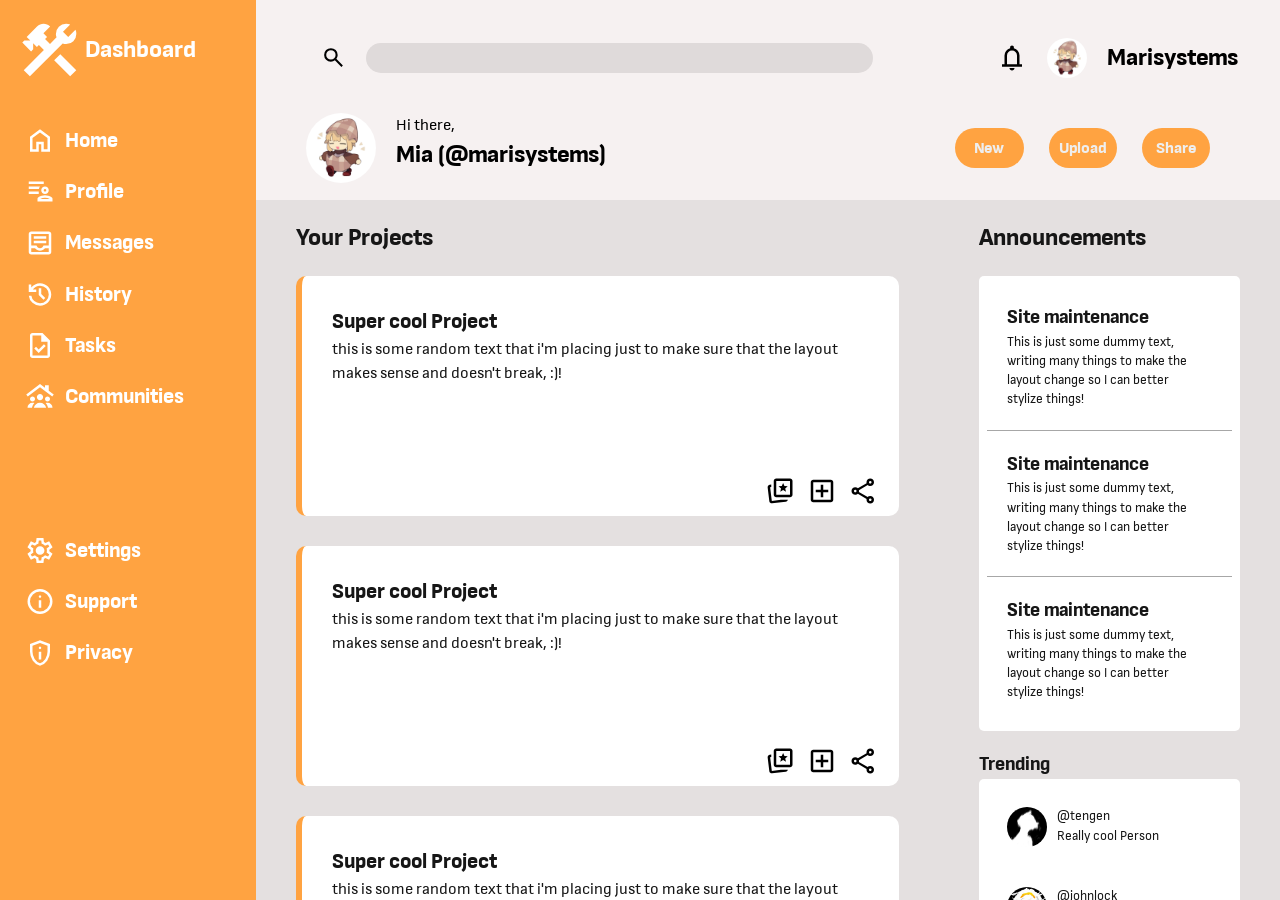
<file: index.html>
<!DOCTYPE html>
<html lang="en">
<head>
    <meta charset="UTF-8">
    <meta name="viewport" content="width=device-width, initial-scale=1.0">
    <link rel="stylesheet" href="style.css">
    <link rel="stylesheet" href="reset.css">
    
    <title>Dashboard</title>
</head>
<body>
    <header>
        <div class="header-top">

            <div class="header-top-l">
                <div class="search">
                    <img src="./imgs/search.svg"
                    width="25px">
                    <input type="text">
                </div>
            </div>

            <div class="header-top-r">
                <img id="notification" src="./imgs/notification.svg" 
                width="30px">
                <img 
                class="image-cropping" 
                src="./imgs/user.jpg" 
                width="40px"
                height="40px">
                <h2>Marisystems</h2>

            </div>
        </div>
        <div class="header-bot">
            <div class="wrapper">
                <img class="image-cropping" src="./imgs/user.jpg"
                width="70" height="70" alt="">
                <div class="greeting">
                    <p>Hi there,</p>
                    <h2>Mia (@marisystems)</h2>
                </div>
            </div>
            <div class="button-container">
                <button>New</button>
                <button>Upload</button>
                <button>Share</button>
            </div>
        </div>
    </header>

    <aside>
        <div class="logo">
            <div class="logo-align">
                <img src="./imgs/logo.svg"
                width="70px" alt="">
                <h2>Dashboard</h2>
            </div>
        </div>
        <ul class="options">
            <li class="item">
                <img src="./imgs/home.svg" 
                width="30px">
                <p>Home</p>
            </li>
            <li class="item">
                <img src="./imgs/profile.svg" 
                width="30px">
                <p>Profile</p>
            </li>
            <li class="item">
                <img src="./imgs/message.svg" 
                width="30px">
                <p>Messages</p>
            </li>
            <li class="item">
                <img src="./imgs/history.svg" 
                width="30px">
                <p>History</p>
            </li>
            <li class="item">
                <img src="./imgs/task.svg" 
                width="30px">
                <p>Tasks</p>
            </li>
            <li class="item">
                <img src="./imgs/group.svg" 
                width="30px">
                <p>Communities</p>
            </li>            
        </ul>
        <ul class="settings">
            <li class="item">
                <img src="./imgs/settings.svg" 
                width="30px">
                <p>Settings</p>
            </li>
            <li class="item">
                <img src="./imgs/support.svg" 
                width="30px">
                <p>Support</p>
            </li>
            <li class="item">
                <img src="./imgs/privacy.svg" 
                width="30px">
                <p>Privacy</p>
            </li>
        </ul>
    </aside>

    <main>
        <div class="main-left">
            <h2>Your Projects</h2>
            <div class="card-container">
                <div class="card">
                    <h2>Super cool Project</h2>
                    <p>
                        this is some random text that i'm placing just
                        to make sure that the layout makes sense and
                        doesn't break, :)!
                    </p>
                    <div class="icons">
                        <img src="./imgs/favourite.svg" 
                        width="30px">
                        <img src="./imgs/add.svg" 
                        width="30px">
                        <img src="./imgs/share.svg" 
                        width="30px">
                    </div>

                </div>
                <div class="card">
                    <h2>Super cool Project</h2>
                    <p>
                        this is some random text that i'm placing just
                        to make sure that the layout makes sense and
                        doesn't break, :)!
                    </p>
                    <div class="icons">
                        <img src="./imgs/favourite.svg" 
                        width="30px">
                        <img src="./imgs/add.svg" 
                        width="30px">
                        <img src="./imgs/share.svg" 
                        width="30px">
                    </div>
                    
                </div>
                <div class="card">
                    <h2>Super cool Project</h2>
                    <p>
                        this is some random text that i'm placing just
                        to make sure that the layout makes sense and
                        doesn't break, :)!
                    </p>
                    <div class="icons">
                        <img src="./imgs/favourite.svg" 
                        width="30px">
                        <img src="./imgs/add.svg" 
                        width="30px">
                        <img src="./imgs/share.svg" 
                        width="30px">
                    </div>
                    
                </div>
                <div class="card">
                    <h2>Super cool Project</h2>
                    <p>
                        this is some random text that i'm placing just
                        to make sure that the layout makes sense and
                        doesn't break, :)!
                    </p>
                    <div class="icons">
                        <img src="./imgs/favourite.svg" 
                        width="30px">
                        <img src="./imgs/add.svg" 
                        width="30px">
                        <img src="./imgs/share.svg" 
                        width="30px">
                    </div>
                    
                </div>
                <div class="card">
                    <h2>Super cool Project</h2>
                    <p>
                        this is some random text that i'm placing just
                        to make sure that the layout makes sense and
                        doesn't break, :)!
                    </p>
                    <div class="icons">
                        <img src="./imgs/favourite.svg" 
                        width="30px">
                        <img src="./imgs/add.svg" 
                        width="30px">
                        <img src="./imgs/share.svg" 
                        width="30px">
                    </div>
                </div>
                <div class="card">
                    <h2>Super cool Project</h2>
                    <p>
                        this is some random text that i'm placing just
                        to make sure that the layout makes sense and
                        doesn't break, :)!
                    </p>
                    <div class="icons">
                        <img src="./imgs/favourite.svg" 
                        width="30px">
                        <img src="./imgs/add.svg" 
                        width="30px">
                        <img src="./imgs/share.svg" 
                        width="30px">
                    </div>
                </div>

            </div>
        </div>

        <div class="main-right">
            <h2>Announcements</h2>
            <div class="ann-container">
                <div class="card-ann announcements">
                    <div>
                        <h2>Site maintenance</h2>
                        <p>
                            This is just some dummy text, writing
                            many things to make the layout change
                            so I can better stylize things!
                        </p>
                    </div>
                    <div>
                        <h2>Site maintenance</h2>
                        <p>
                            This is just some dummy text, writing
                            many things to make the layout change
                            so I can better stylize things!
                        </p>
                    </div>
                    <div class="no-border">
                        <h2>Site maintenance</h2>
                        <p>
                            This is just some dummy text, writing
                            many things to make the layout change
                            so I can better stylize things!
                        </p>
                    </div>
                </div>

                <div class="trending">
                    <h2>Trending</h2>

                    <div class="card-ann trending-user">
                        <div class="user">
                            <img class="image-cropping" src="./imgs/user2.png"
                            width="40px"
                            height="40px">
                            <p>@tengen</p>
                            <p>Really cool Person</p>
                        </div>
                        <div class="user trending-user image-cropping">
                            <img class="image-cropping" src="./imgs/user3.png"
                            width="40px"
                            height="40px">
                            <p>@johnlock</p>
                            <p>Really cool Person</p>
                        </div>
                        <div class="user trending-user">
                            <img class="image-cropping" src="./imgs/user4.png"
                            width="40px"
                            height="40px">
                            <p>@davidb0w1e</p>
                            <p>Really cool Person</p>
                        </div>
                        <div class="user trending-user">
                            <img class="image-cropping" src="./imgs/user5.png"
                            width="40px"
                            height="40px">
                            <p>@moomivalley</p>
                            <p>Really cool Person</p>
                        </div>
                    </div>
                </div>
            </div>
        </div>
    </main>
</body>
</html>
</file>
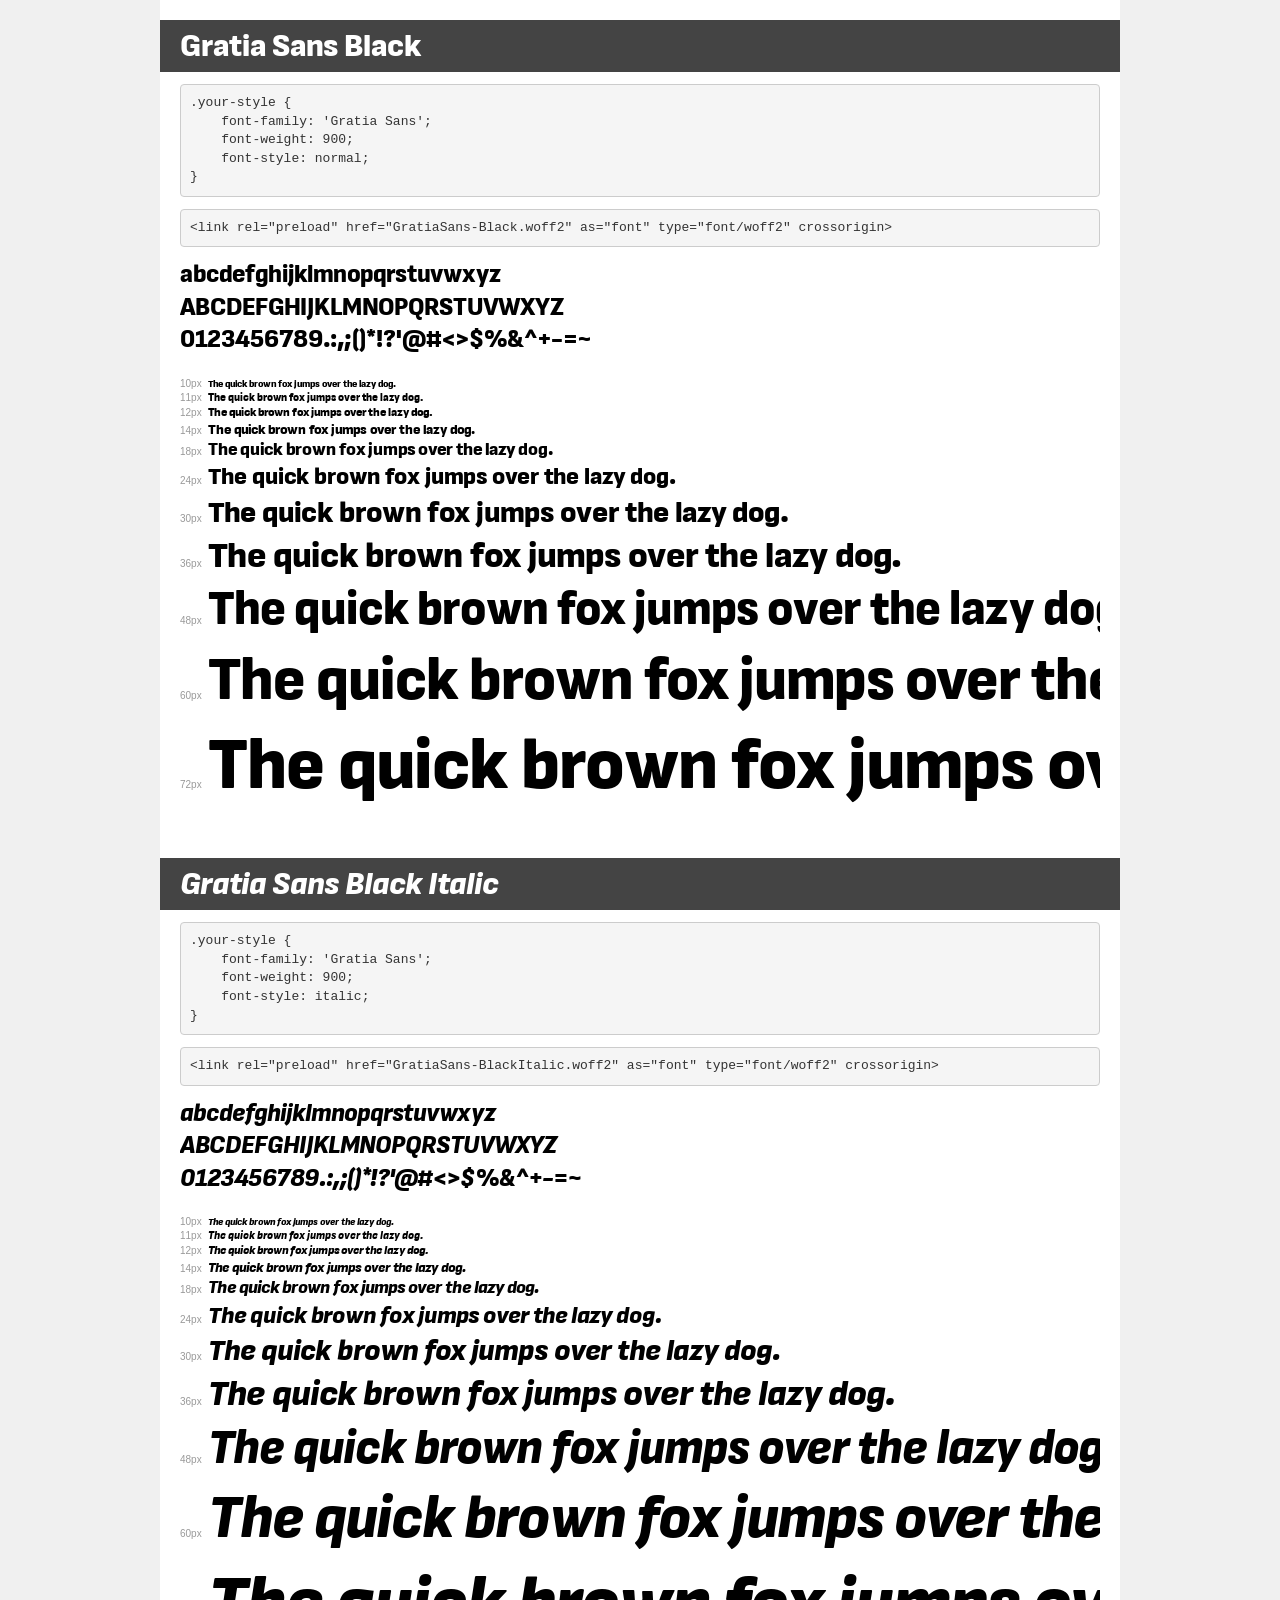
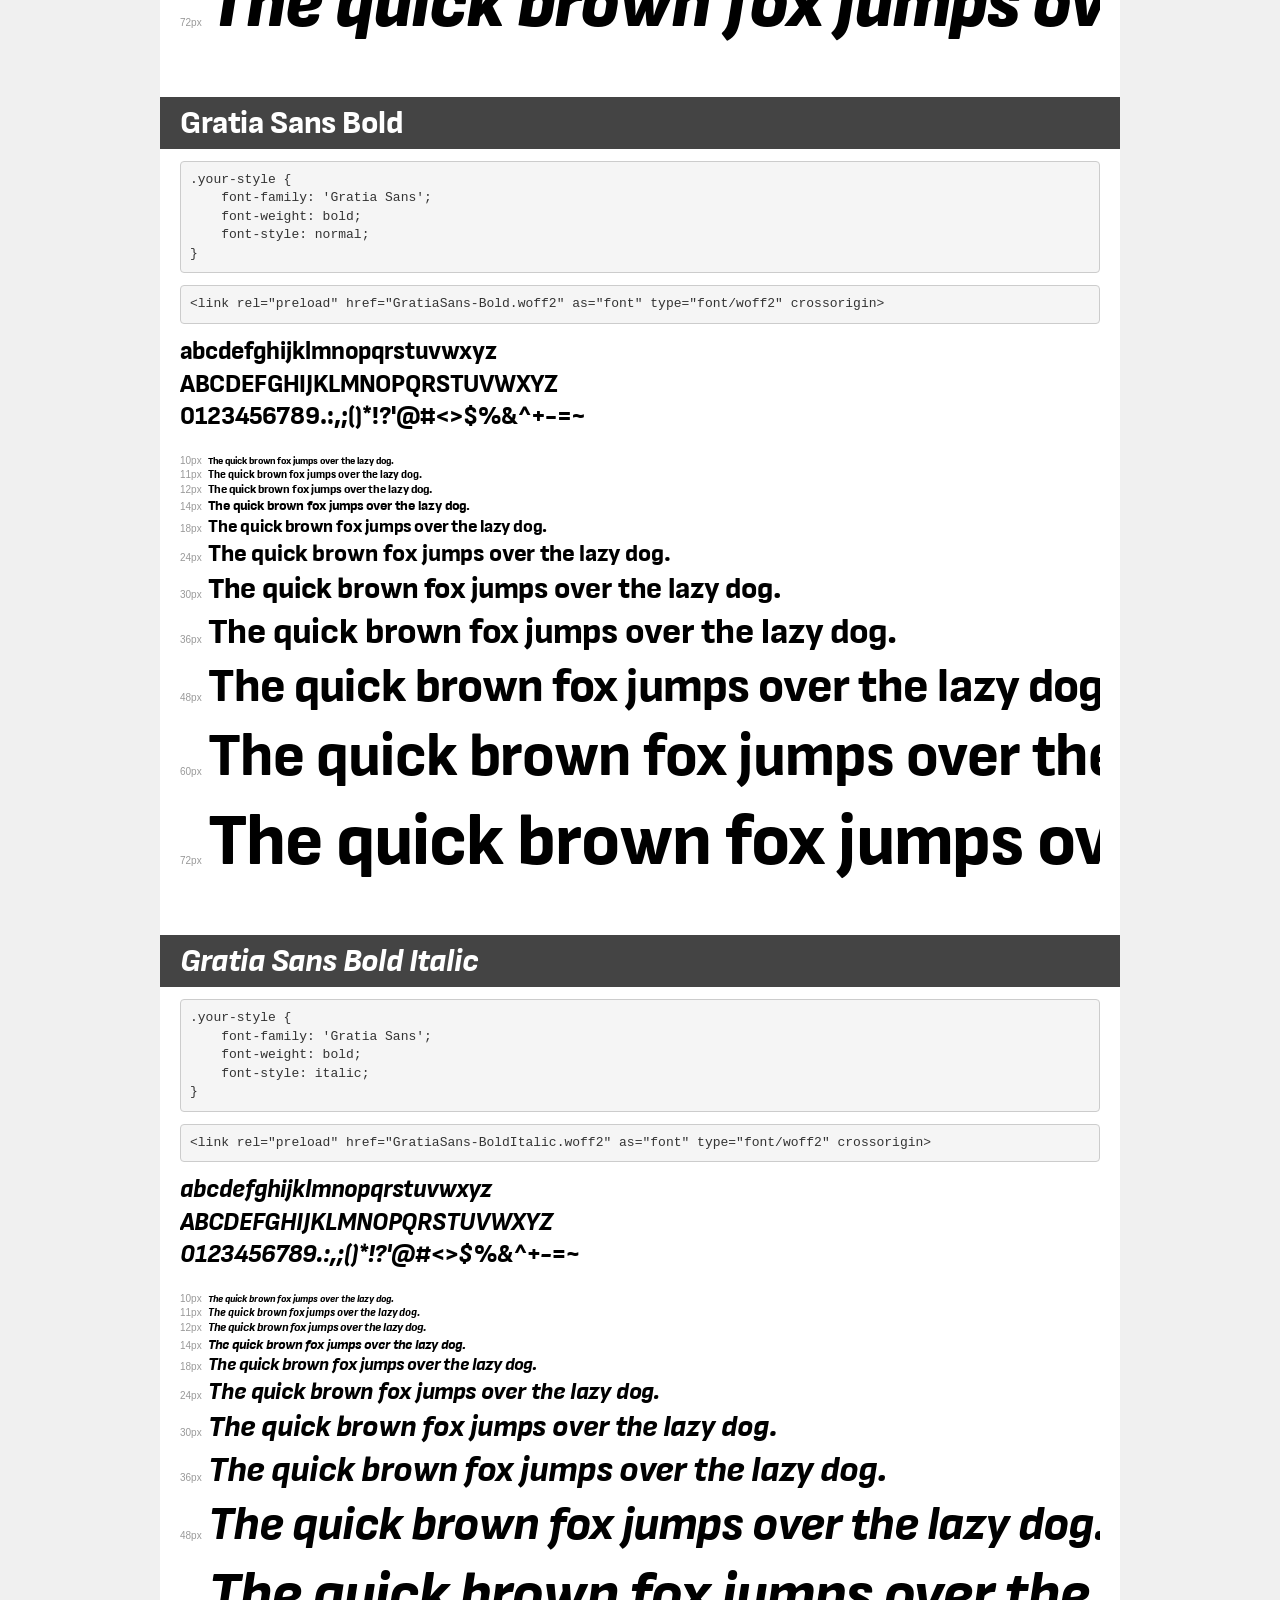
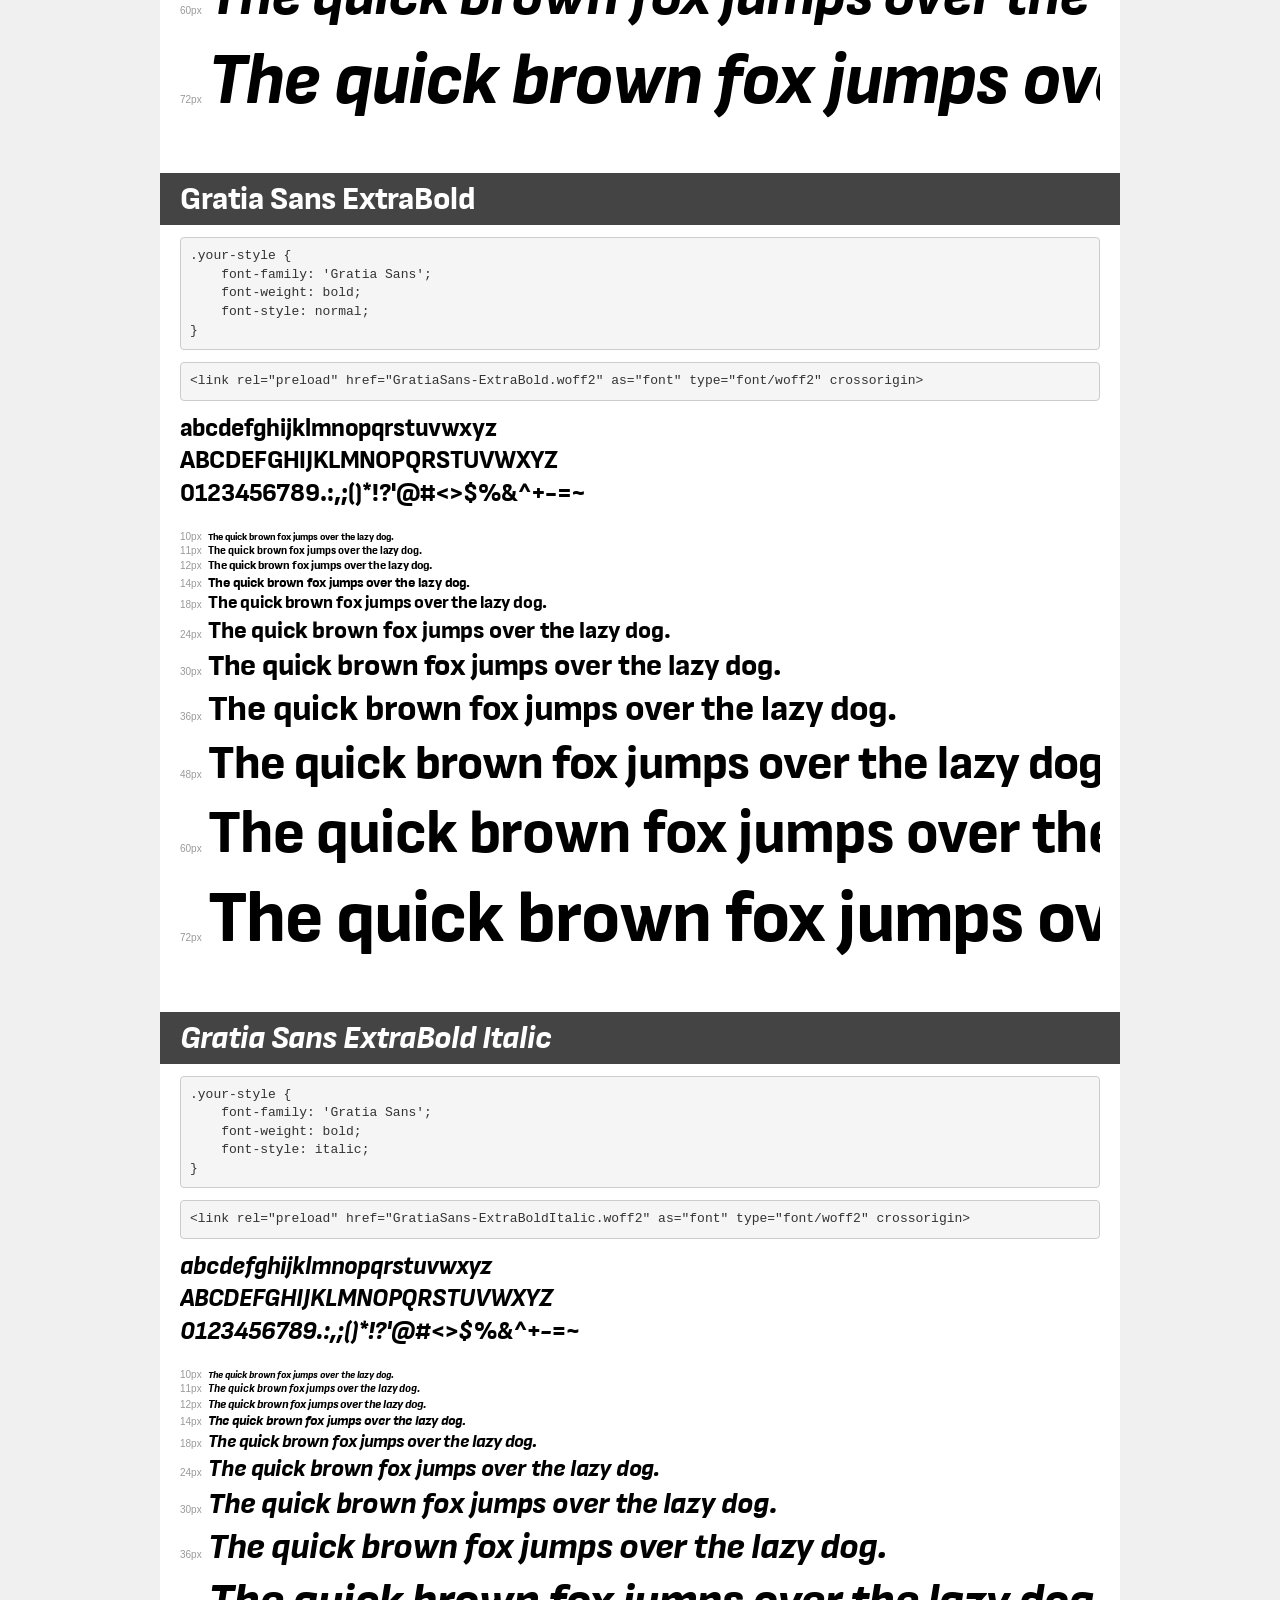
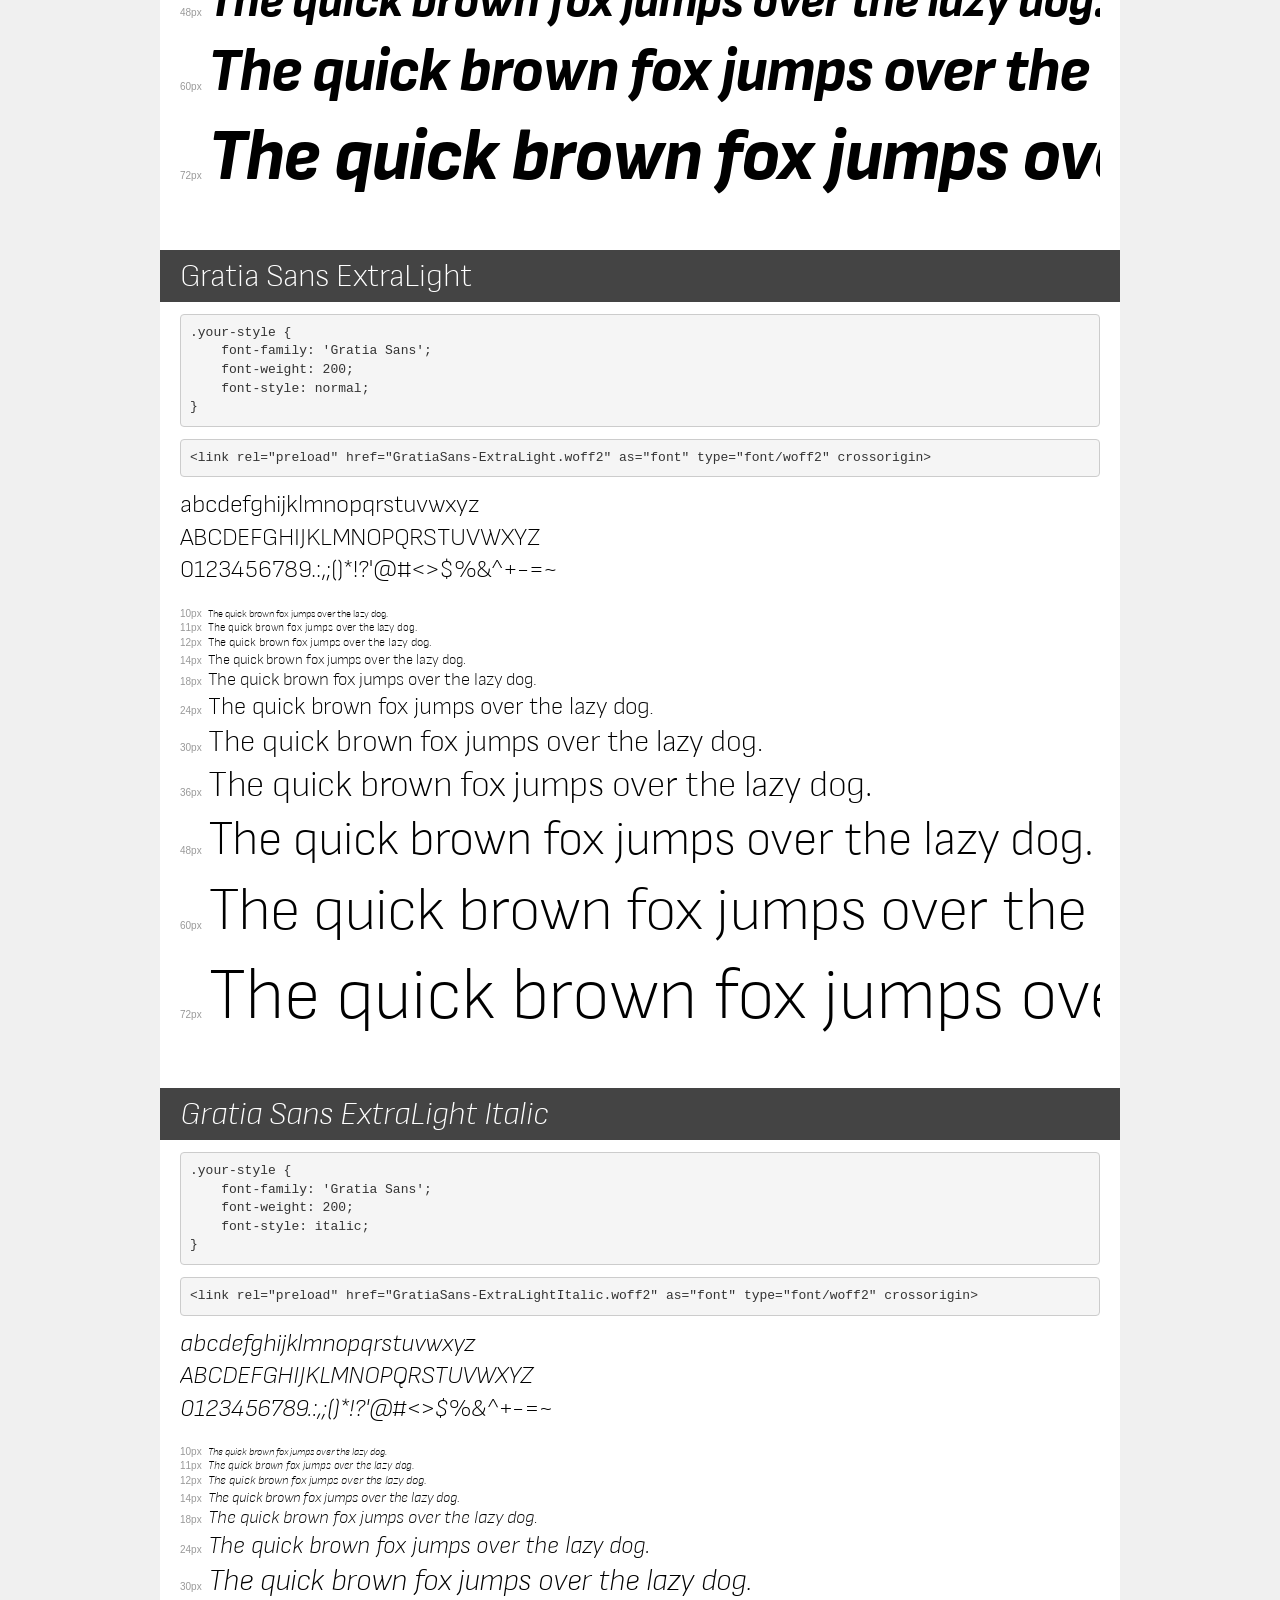
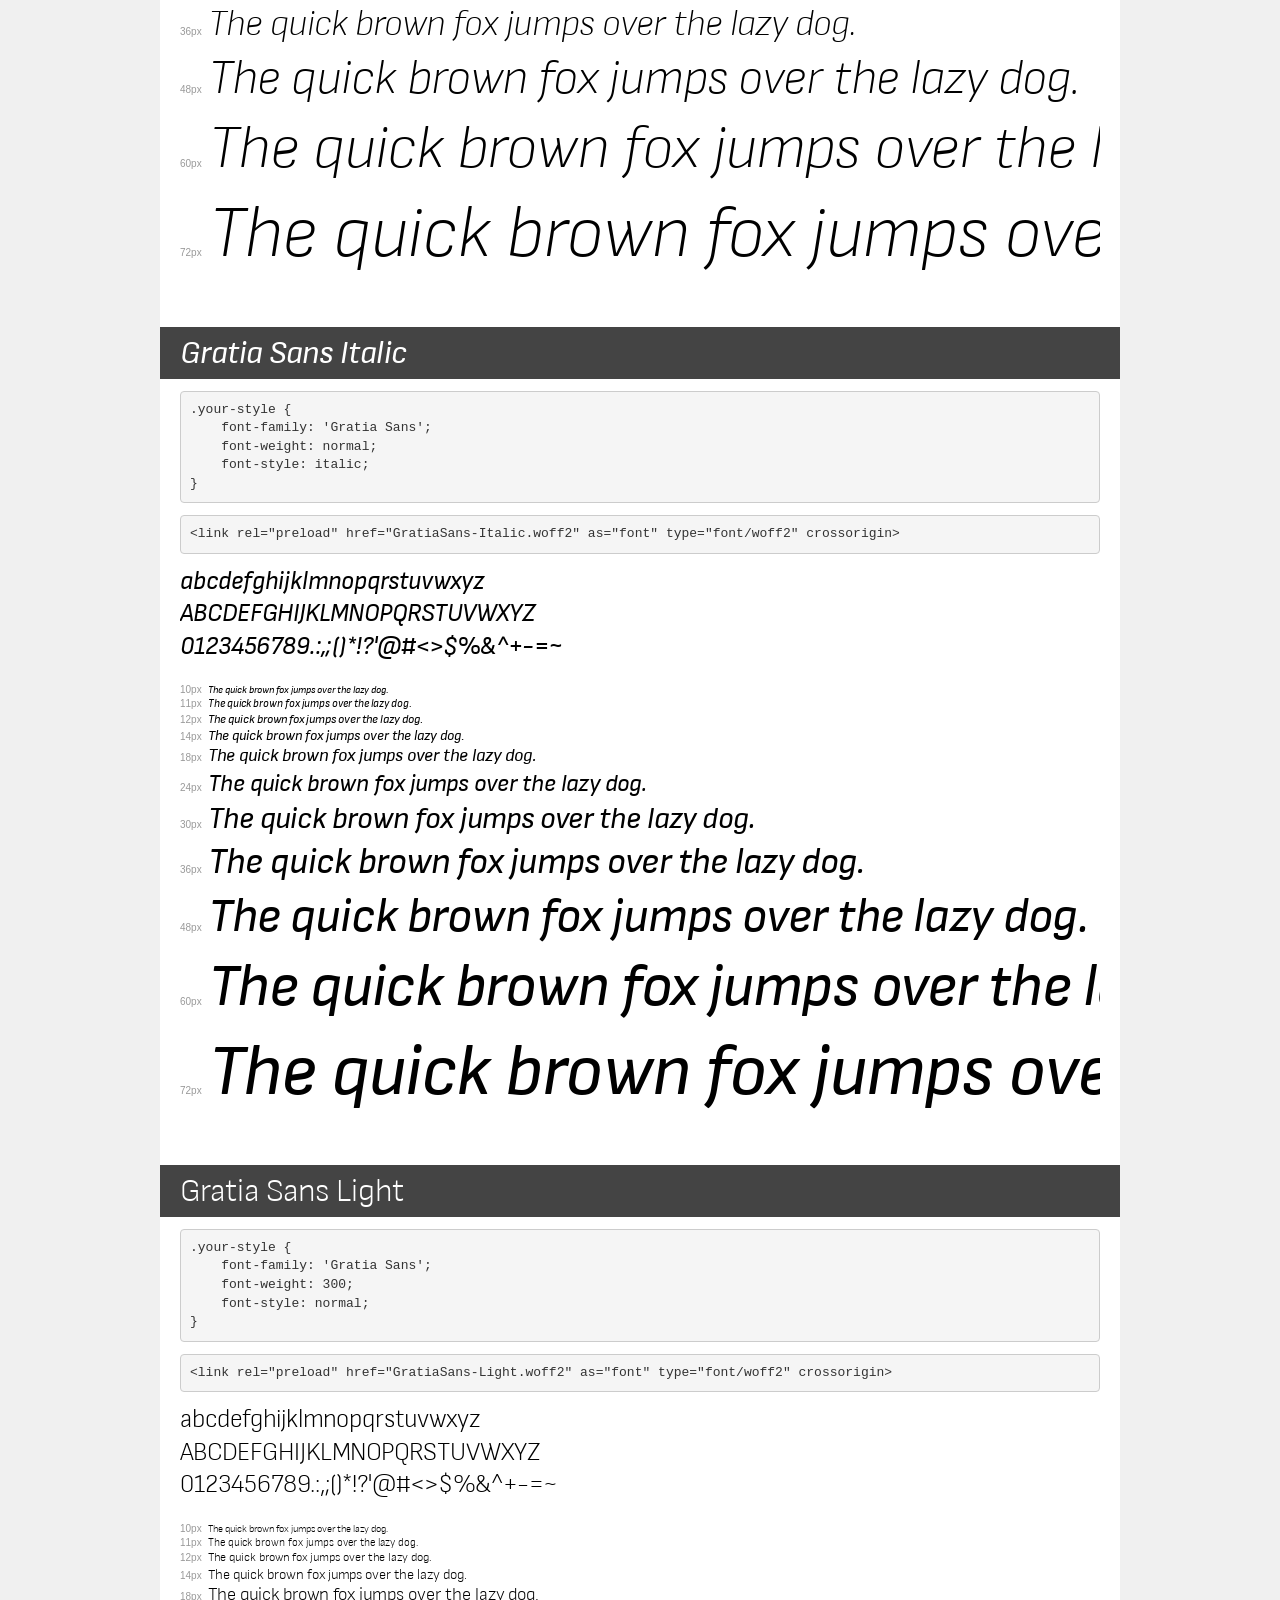
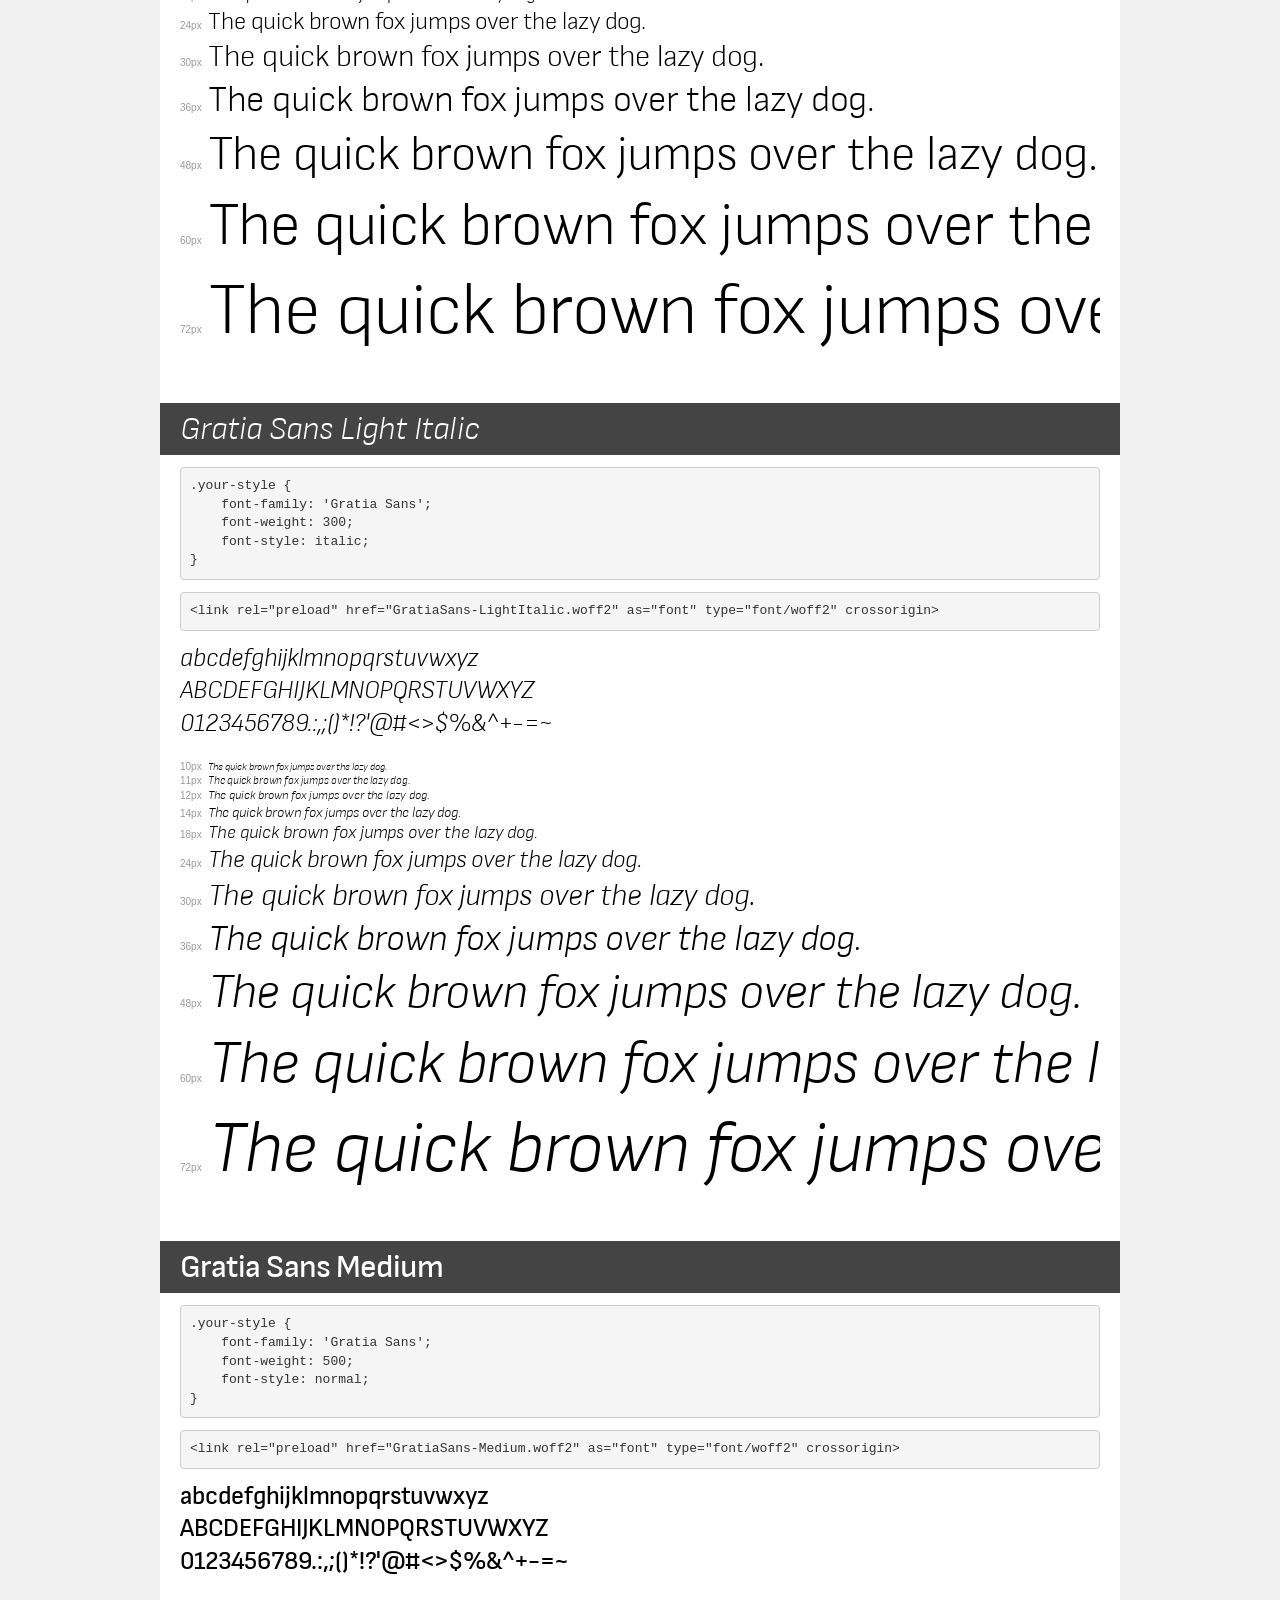
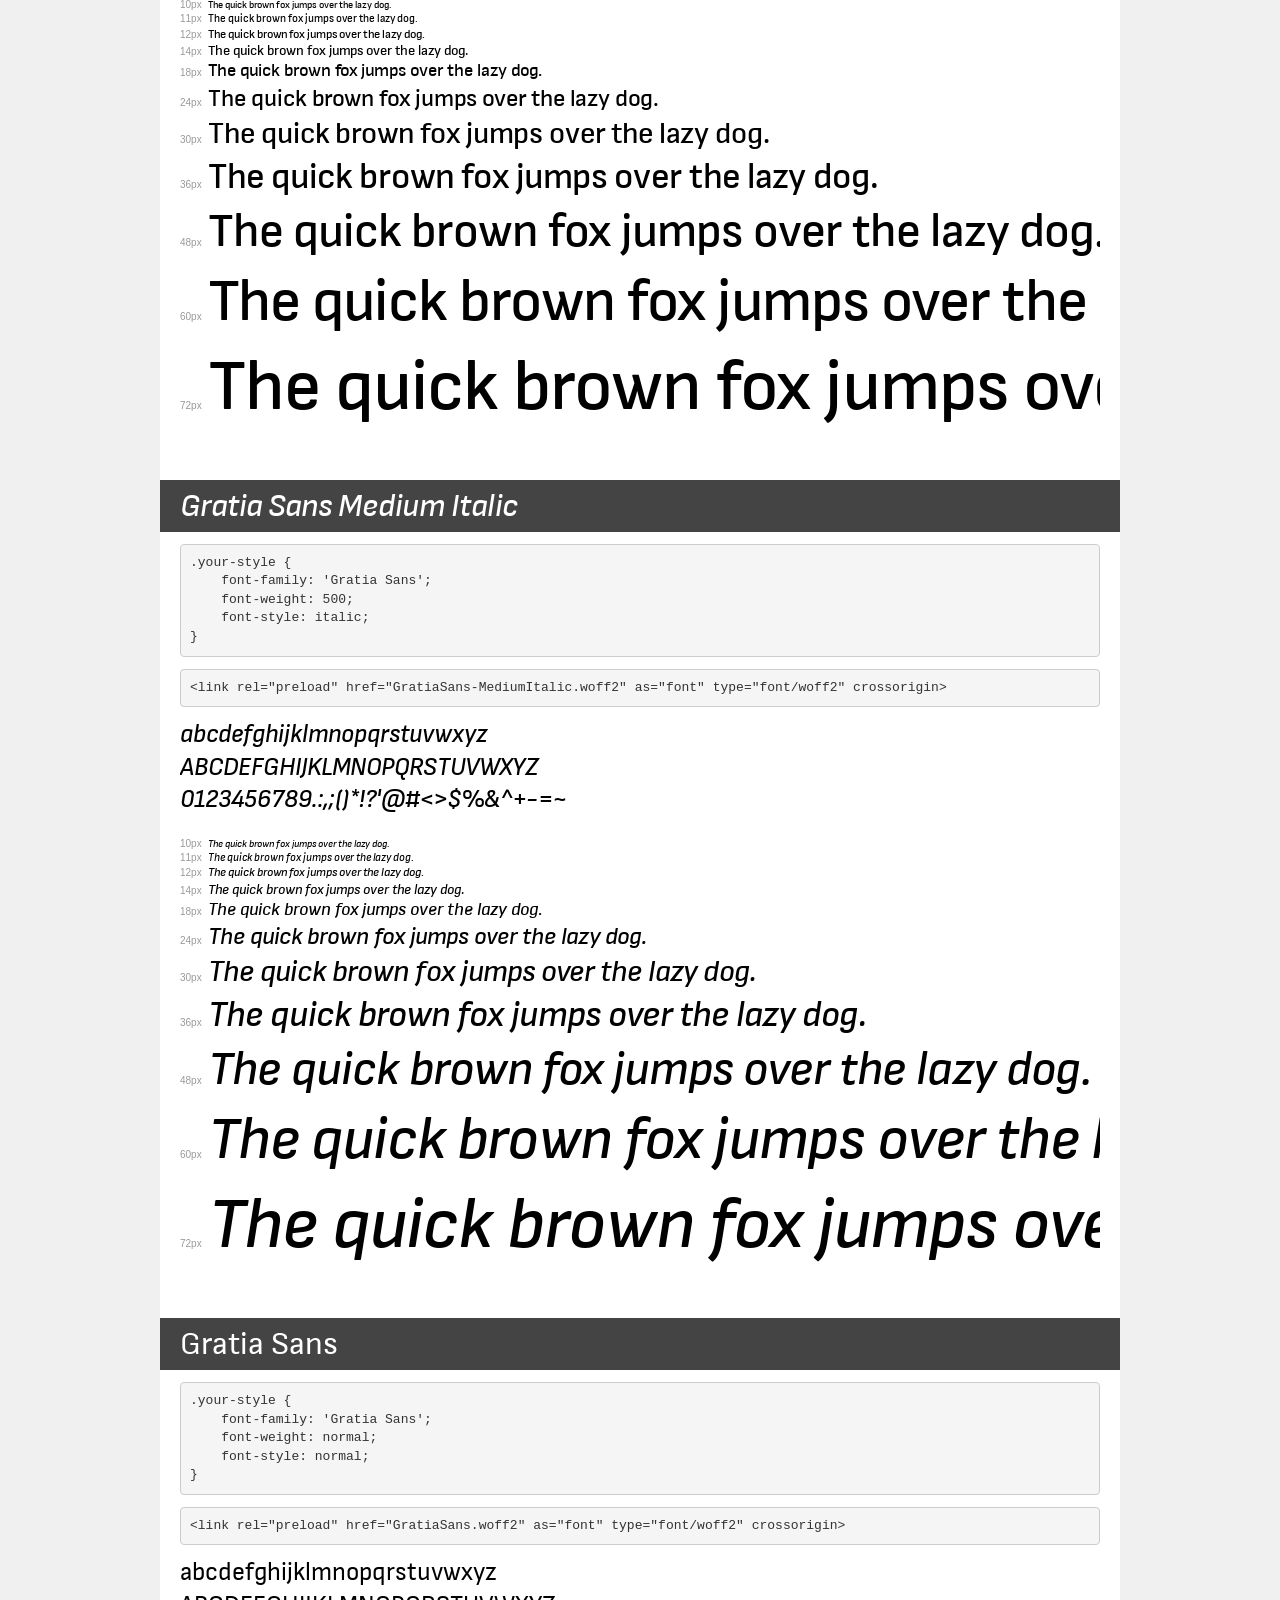
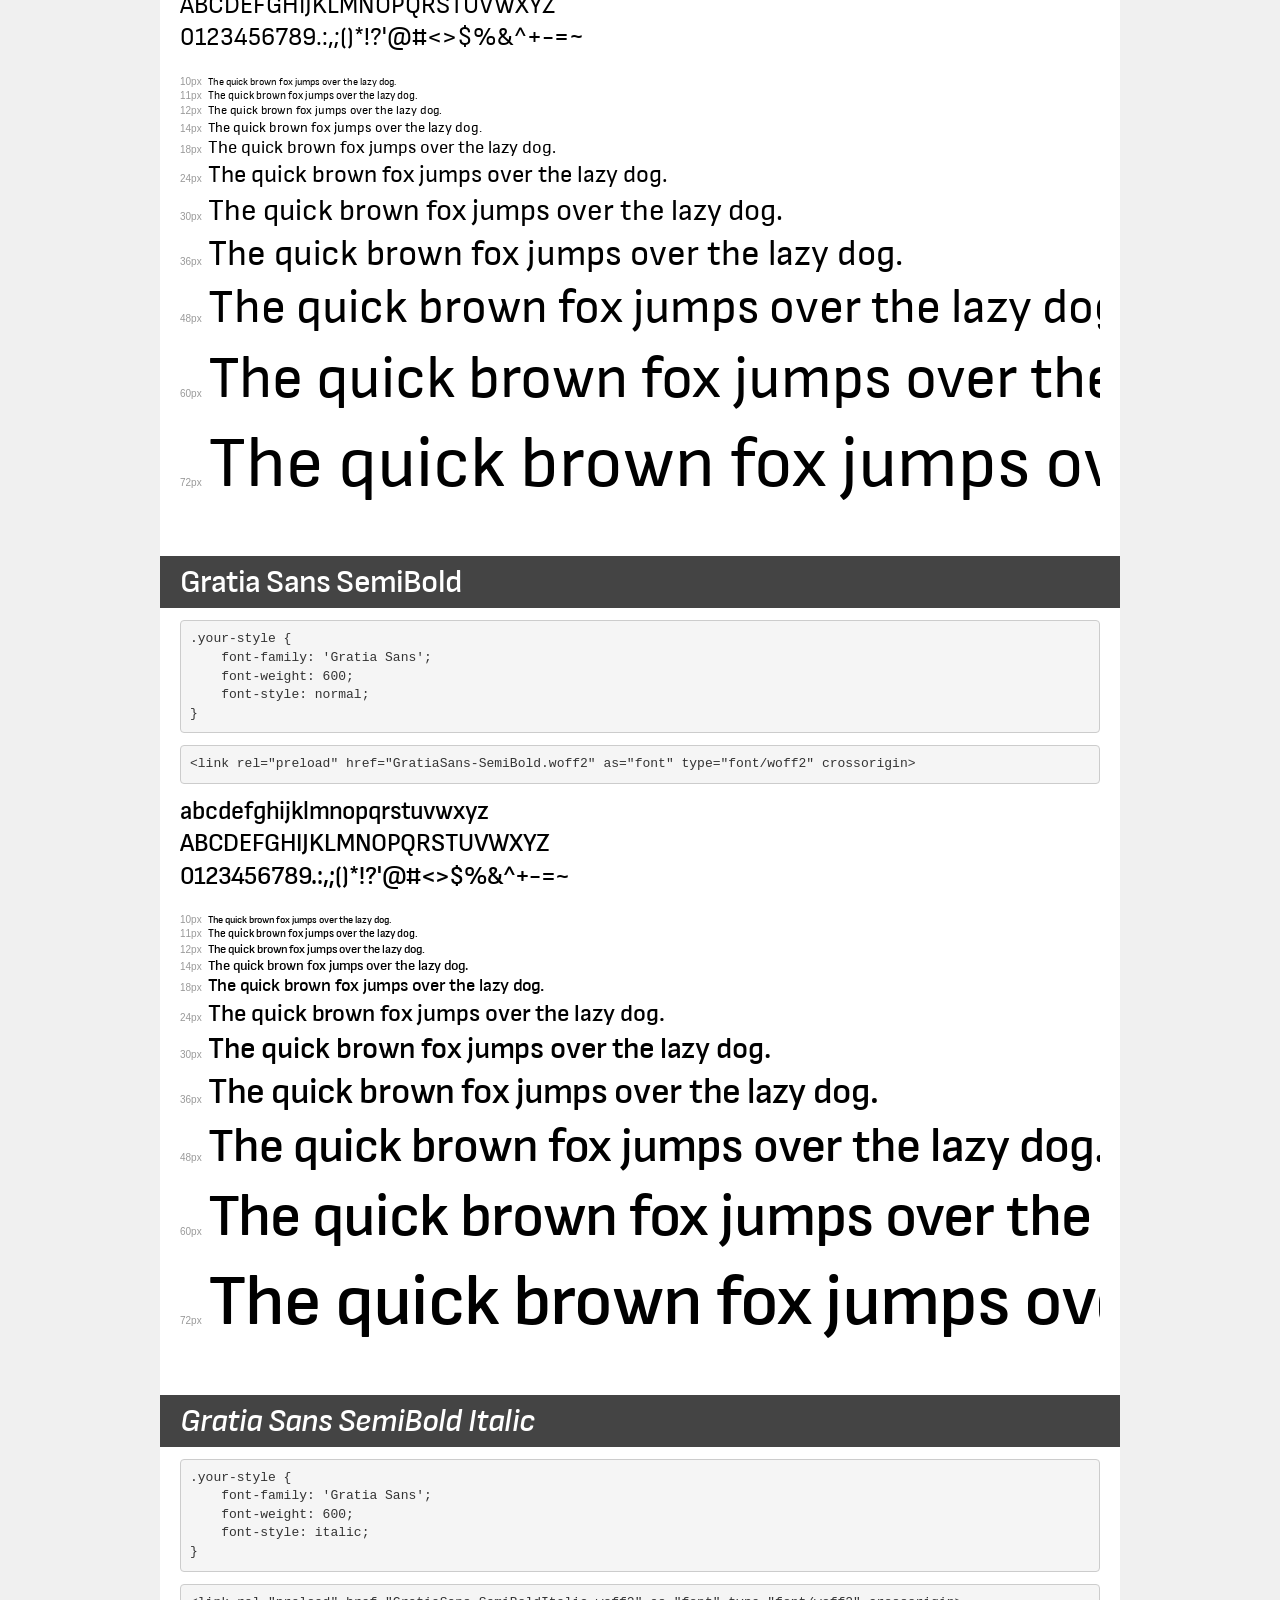
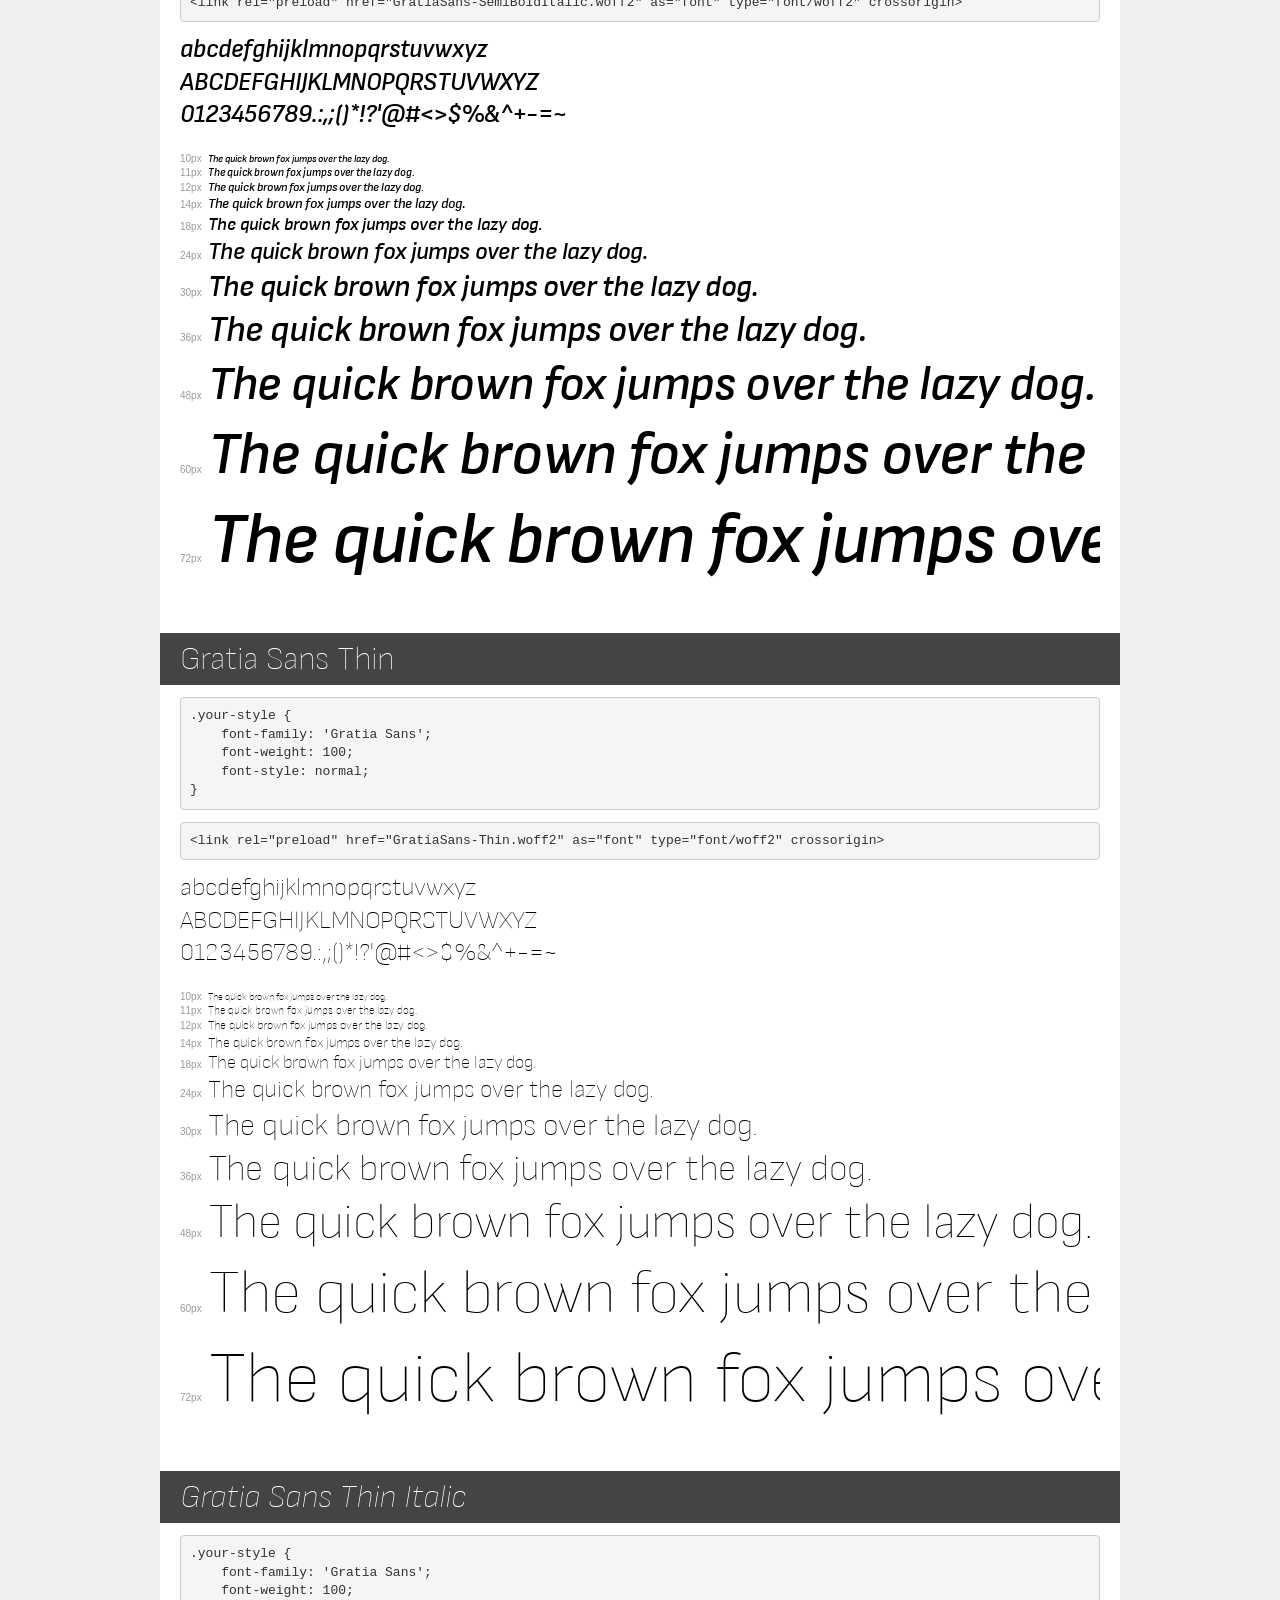
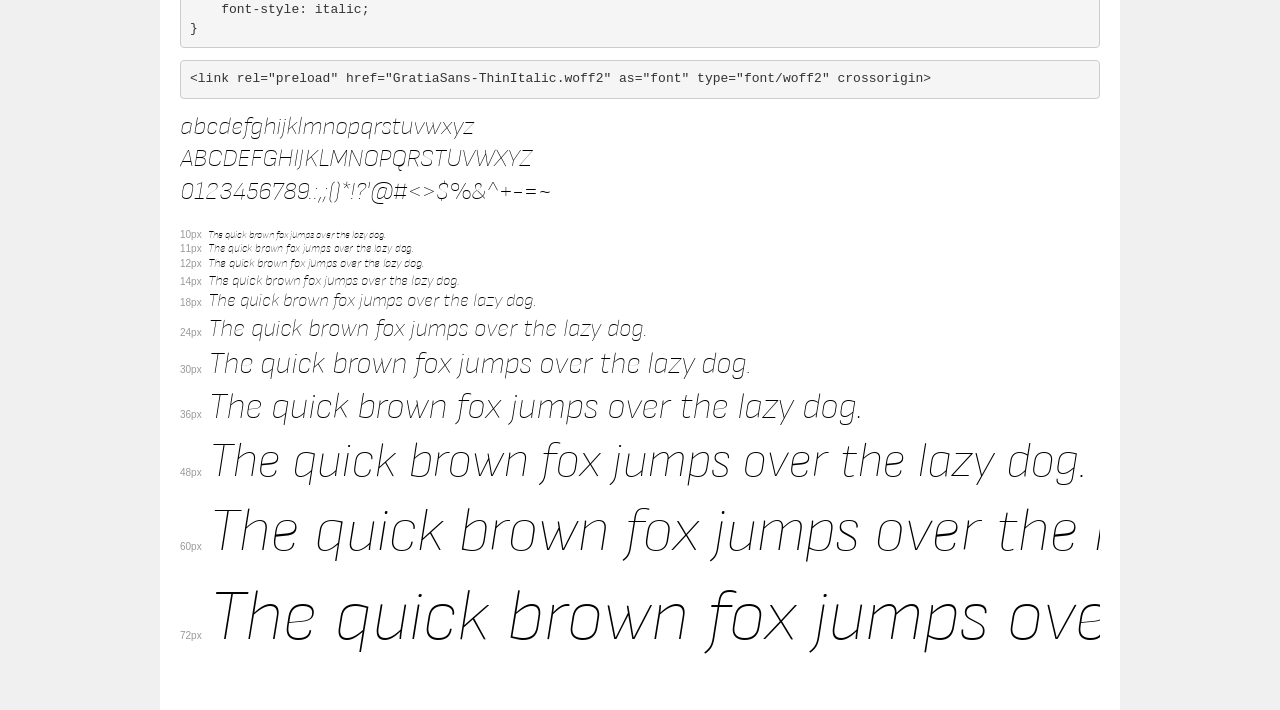
<file: fonts/demo.html>
<!DOCTYPE html>
<html lang="en">
<head>
    <meta charset="utf-8">
    <meta http-equiv="X-UA-Compatible" content="IE=edge">
    <meta name="viewport" content="width=device-width, initial-scale=1">
    <meta name="robots" content="noindex, noarchive">
    <meta name="format-detection" content="telephone=no">
    <title>Transfonter demo</title>
    <link href="stylesheet.css" rel="stylesheet">
    <style>
        /*
        http://meyerweb.com/eric/tools/css/reset/
        v2.0 | 20110126
        License: none (public domain)
        */
        html, body, div, span, applet, object, iframe,
        h1, h2, h3, h4, h5, h6, p, blockquote, pre,
        a, abbr, acronym, address, big, cite, code,
        del, dfn, em, img, ins, kbd, q, s, samp,
        small, strike, strong, sub, sup, tt, var,
        b, u, i, center,
        dl, dt, dd, ol, ul, li,
        fieldset, form, label, legend,
        table, caption, tbody, tfoot, thead, tr, th, td,
        article, aside, canvas, details, embed,
        figure, figcaption, footer, header, hgroup,
        menu, nav, output, ruby, section, summary,
        time, mark, audio, video {
            margin: 0;
            padding: 0;
            border: 0;
            font-size: 100%;
            font: inherit;
            vertical-align: baseline;
        }
        /* HTML5 display-role reset for older browsers */
        article, aside, details, figcaption, figure,
        footer, header, hgroup, menu, nav, section {
            display: block;
        }
        body {
            line-height: 1;
        }
        ol, ul {
            list-style: none;
        }
        blockquote, q {
            quotes: none;
        }
        blockquote:before, blockquote:after,
        q:before, q:after {
            content: '';
            content: none;
        }
        table {
            border-collapse: collapse;
            border-spacing: 0;
        }
        /* demo styles */
        body {
            background: #f0f0f0;
            color: #000;
        }
        .page {
            background: #fff;
            width: 920px;
            margin: 0 auto;
            padding: 20px 20px 0 20px;
            overflow: hidden;
        }
        .font-container {
            overflow-x: auto;
            overflow-y: hidden;
            margin-bottom: 40px;
            line-height: 1.3;
            white-space: nowrap;
            padding-bottom: 5px;
        }
        h1 {
            position: relative;
            background: #444;
            font-size: 32px;
            color: #fff;
            padding: 10px 20px;
            margin: 0 -20px 12px -20px;
        }
        .letters {
            font-size: 25px;
            margin-bottom: 20px;
        }
        .s10:before {
            content: '10px';
        }
        .s11:before {
            content: '11px';
        }
        .s12:before {
            content: '12px';
        }
        .s14:before {
            content: '14px';
        }
        .s18:before {
            content: '18px';
        }
        .s24:before {
            content: '24px';
        }
        .s30:before {
            content: '30px';
        }
        .s36:before {
            content: '36px';
        }
        .s48:before {
            content: '48px';
        }
        .s60:before {
            content: '60px';
        }
        .s72:before {
            content: '72px';
        }
        .s10:before, .s11:before, .s12:before, .s14:before,
        .s18:before, .s24:before, .s30:before, .s36:before,
        .s48:before, .s60:before, .s72:before {
            font-family: Arial, sans-serif;
            font-size: 10px;
            font-weight: normal;
            font-style: normal;
            color: #999;
            padding-right: 6px;
        }
        pre {
            display: block;
            padding: 9px;
            margin: 0 0 12px;
            font-family: Monaco, Menlo, Consolas, "Courier New", monospace;
            font-size: 13px;
            line-height: 1.428571429;
            color: #333;
            font-weight: normal;
            font-style: normal;
            background-color: #f5f5f5;
            border: 1px solid #ccc;
            overflow-x: auto;
            border-radius: 4px;
        }
        /* responsive */
        @media (max-width: 959px) {
            .page {
                width: auto;
                margin: 0;
            }
        }
    </style>
</head>
<body>
<div class="page">
    <div class="demo">
        <h1 style="font-family: 'Gratia Sans'; font-weight: 900; font-style: normal;">Gratia Sans Black</h1>
        <pre title="Usage">.your-style {
    font-family: 'Gratia Sans';
    font-weight: 900;
    font-style: normal;
}</pre>
        <pre title="Preload (optional)">
&lt;link rel=&quot;preload&quot; href=&quot;GratiaSans-Black.woff2&quot; as=&quot;font&quot; type=&quot;font/woff2&quot; crossorigin&gt;</pre>
        <div class="font-container" style="font-family: 'Gratia Sans'; font-weight: 900; font-style: normal;">
            <p class="letters">
                abcdefghijklmnopqrstuvwxyz<br>
ABCDEFGHIJKLMNOPQRSTUVWXYZ<br>
                0123456789.:,;()*!?'@#&lt;&gt;$%&^+-=~
            </p>
            <p class="s10" style="font-size: 10px;">The quick brown fox jumps over the lazy dog.</p>
            <p class="s11" style="font-size: 11px;">The quick brown fox jumps over the lazy dog.</p>
            <p class="s12" style="font-size: 12px;">The quick brown fox jumps over the lazy dog.</p>
            <p class="s14" style="font-size: 14px;">The quick brown fox jumps over the lazy dog.</p>
            <p class="s18" style="font-size: 18px;">The quick brown fox jumps over the lazy dog.</p>
            <p class="s24" style="font-size: 24px;">The quick brown fox jumps over the lazy dog.</p>
            <p class="s30" style="font-size: 30px;">The quick brown fox jumps over the lazy dog.</p>
            <p class="s36" style="font-size: 36px;">The quick brown fox jumps over the lazy dog.</p>
            <p class="s48" style="font-size: 48px;">The quick brown fox jumps over the lazy dog.</p>
            <p class="s60" style="font-size: 60px;">The quick brown fox jumps over the lazy dog.</p>
            <p class="s72" style="font-size: 72px;">The quick brown fox jumps over the lazy dog.</p>
        </div>
    </div>

    <div class="demo">
        <h1 style="font-family: 'Gratia Sans'; font-weight: 900; font-style: italic;">Gratia Sans Black Italic</h1>
        <pre title="Usage">.your-style {
    font-family: 'Gratia Sans';
    font-weight: 900;
    font-style: italic;
}</pre>
        <pre title="Preload (optional)">
&lt;link rel=&quot;preload&quot; href=&quot;GratiaSans-BlackItalic.woff2&quot; as=&quot;font&quot; type=&quot;font/woff2&quot; crossorigin&gt;</pre>
        <div class="font-container" style="font-family: 'Gratia Sans'; font-weight: 900; font-style: italic;">
            <p class="letters">
                abcdefghijklmnopqrstuvwxyz<br>
ABCDEFGHIJKLMNOPQRSTUVWXYZ<br>
                0123456789.:,;()*!?'@#&lt;&gt;$%&^+-=~
            </p>
            <p class="s10" style="font-size: 10px;">The quick brown fox jumps over the lazy dog.</p>
            <p class="s11" style="font-size: 11px;">The quick brown fox jumps over the lazy dog.</p>
            <p class="s12" style="font-size: 12px;">The quick brown fox jumps over the lazy dog.</p>
            <p class="s14" style="font-size: 14px;">The quick brown fox jumps over the lazy dog.</p>
            <p class="s18" style="font-size: 18px;">The quick brown fox jumps over the lazy dog.</p>
            <p class="s24" style="font-size: 24px;">The quick brown fox jumps over the lazy dog.</p>
            <p class="s30" style="font-size: 30px;">The quick brown fox jumps over the lazy dog.</p>
            <p class="s36" style="font-size: 36px;">The quick brown fox jumps over the lazy dog.</p>
            <p class="s48" style="font-size: 48px;">The quick brown fox jumps over the lazy dog.</p>
            <p class="s60" style="font-size: 60px;">The quick brown fox jumps over the lazy dog.</p>
            <p class="s72" style="font-size: 72px;">The quick brown fox jumps over the lazy dog.</p>
        </div>
    </div>

    <div class="demo">
        <h1 style="font-family: 'Gratia Sans'; font-weight: bold; font-style: normal;">Gratia Sans Bold</h1>
        <pre title="Usage">.your-style {
    font-family: 'Gratia Sans';
    font-weight: bold;
    font-style: normal;
}</pre>
        <pre title="Preload (optional)">
&lt;link rel=&quot;preload&quot; href=&quot;GratiaSans-Bold.woff2&quot; as=&quot;font&quot; type=&quot;font/woff2&quot; crossorigin&gt;</pre>
        <div class="font-container" style="font-family: 'Gratia Sans'; font-weight: bold; font-style: normal;">
            <p class="letters">
                abcdefghijklmnopqrstuvwxyz<br>
ABCDEFGHIJKLMNOPQRSTUVWXYZ<br>
                0123456789.:,;()*!?'@#&lt;&gt;$%&^+-=~
            </p>
            <p class="s10" style="font-size: 10px;">The quick brown fox jumps over the lazy dog.</p>
            <p class="s11" style="font-size: 11px;">The quick brown fox jumps over the lazy dog.</p>
            <p class="s12" style="font-size: 12px;">The quick brown fox jumps over the lazy dog.</p>
            <p class="s14" style="font-size: 14px;">The quick brown fox jumps over the lazy dog.</p>
            <p class="s18" style="font-size: 18px;">The quick brown fox jumps over the lazy dog.</p>
            <p class="s24" style="font-size: 24px;">The quick brown fox jumps over the lazy dog.</p>
            <p class="s30" style="font-size: 30px;">The quick brown fox jumps over the lazy dog.</p>
            <p class="s36" style="font-size: 36px;">The quick brown fox jumps over the lazy dog.</p>
            <p class="s48" style="font-size: 48px;">The quick brown fox jumps over the lazy dog.</p>
            <p class="s60" style="font-size: 60px;">The quick brown fox jumps over the lazy dog.</p>
            <p class="s72" style="font-size: 72px;">The quick brown fox jumps over the lazy dog.</p>
        </div>
    </div>

    <div class="demo">
        <h1 style="font-family: 'Gratia Sans'; font-weight: bold; font-style: italic;">Gratia Sans Bold Italic</h1>
        <pre title="Usage">.your-style {
    font-family: 'Gratia Sans';
    font-weight: bold;
    font-style: italic;
}</pre>
        <pre title="Preload (optional)">
&lt;link rel=&quot;preload&quot; href=&quot;GratiaSans-BoldItalic.woff2&quot; as=&quot;font&quot; type=&quot;font/woff2&quot; crossorigin&gt;</pre>
        <div class="font-container" style="font-family: 'Gratia Sans'; font-weight: bold; font-style: italic;">
            <p class="letters">
                abcdefghijklmnopqrstuvwxyz<br>
ABCDEFGHIJKLMNOPQRSTUVWXYZ<br>
                0123456789.:,;()*!?'@#&lt;&gt;$%&^+-=~
            </p>
            <p class="s10" style="font-size: 10px;">The quick brown fox jumps over the lazy dog.</p>
            <p class="s11" style="font-size: 11px;">The quick brown fox jumps over the lazy dog.</p>
            <p class="s12" style="font-size: 12px;">The quick brown fox jumps over the lazy dog.</p>
            <p class="s14" style="font-size: 14px;">The quick brown fox jumps over the lazy dog.</p>
            <p class="s18" style="font-size: 18px;">The quick brown fox jumps over the lazy dog.</p>
            <p class="s24" style="font-size: 24px;">The quick brown fox jumps over the lazy dog.</p>
            <p class="s30" style="font-size: 30px;">The quick brown fox jumps over the lazy dog.</p>
            <p class="s36" style="font-size: 36px;">The quick brown fox jumps over the lazy dog.</p>
            <p class="s48" style="font-size: 48px;">The quick brown fox jumps over the lazy dog.</p>
            <p class="s60" style="font-size: 60px;">The quick brown fox jumps over the lazy dog.</p>
            <p class="s72" style="font-size: 72px;">The quick brown fox jumps over the lazy dog.</p>
        </div>
    </div>

    <div class="demo">
        <h1 style="font-family: 'Gratia Sans'; font-weight: bold; font-style: normal;">Gratia Sans ExtraBold</h1>
        <pre title="Usage">.your-style {
    font-family: 'Gratia Sans';
    font-weight: bold;
    font-style: normal;
}</pre>
        <pre title="Preload (optional)">
&lt;link rel=&quot;preload&quot; href=&quot;GratiaSans-ExtraBold.woff2&quot; as=&quot;font&quot; type=&quot;font/woff2&quot; crossorigin&gt;</pre>
        <div class="font-container" style="font-family: 'Gratia Sans'; font-weight: bold; font-style: normal;">
            <p class="letters">
                abcdefghijklmnopqrstuvwxyz<br>
ABCDEFGHIJKLMNOPQRSTUVWXYZ<br>
                0123456789.:,;()*!?'@#&lt;&gt;$%&^+-=~
            </p>
            <p class="s10" style="font-size: 10px;">The quick brown fox jumps over the lazy dog.</p>
            <p class="s11" style="font-size: 11px;">The quick brown fox jumps over the lazy dog.</p>
            <p class="s12" style="font-size: 12px;">The quick brown fox jumps over the lazy dog.</p>
            <p class="s14" style="font-size: 14px;">The quick brown fox jumps over the lazy dog.</p>
            <p class="s18" style="font-size: 18px;">The quick brown fox jumps over the lazy dog.</p>
            <p class="s24" style="font-size: 24px;">The quick brown fox jumps over the lazy dog.</p>
            <p class="s30" style="font-size: 30px;">The quick brown fox jumps over the lazy dog.</p>
            <p class="s36" style="font-size: 36px;">The quick brown fox jumps over the lazy dog.</p>
            <p class="s48" style="font-size: 48px;">The quick brown fox jumps over the lazy dog.</p>
            <p class="s60" style="font-size: 60px;">The quick brown fox jumps over the lazy dog.</p>
            <p class="s72" style="font-size: 72px;">The quick brown fox jumps over the lazy dog.</p>
        </div>
    </div>

    <div class="demo">
        <h1 style="font-family: 'Gratia Sans'; font-weight: bold; font-style: italic;">Gratia Sans ExtraBold Italic</h1>
        <pre title="Usage">.your-style {
    font-family: 'Gratia Sans';
    font-weight: bold;
    font-style: italic;
}</pre>
        <pre title="Preload (optional)">
&lt;link rel=&quot;preload&quot; href=&quot;GratiaSans-ExtraBoldItalic.woff2&quot; as=&quot;font&quot; type=&quot;font/woff2&quot; crossorigin&gt;</pre>
        <div class="font-container" style="font-family: 'Gratia Sans'; font-weight: bold; font-style: italic;">
            <p class="letters">
                abcdefghijklmnopqrstuvwxyz<br>
ABCDEFGHIJKLMNOPQRSTUVWXYZ<br>
                0123456789.:,;()*!?'@#&lt;&gt;$%&^+-=~
            </p>
            <p class="s10" style="font-size: 10px;">The quick brown fox jumps over the lazy dog.</p>
            <p class="s11" style="font-size: 11px;">The quick brown fox jumps over the lazy dog.</p>
            <p class="s12" style="font-size: 12px;">The quick brown fox jumps over the lazy dog.</p>
            <p class="s14" style="font-size: 14px;">The quick brown fox jumps over the lazy dog.</p>
            <p class="s18" style="font-size: 18px;">The quick brown fox jumps over the lazy dog.</p>
            <p class="s24" style="font-size: 24px;">The quick brown fox jumps over the lazy dog.</p>
            <p class="s30" style="font-size: 30px;">The quick brown fox jumps over the lazy dog.</p>
            <p class="s36" style="font-size: 36px;">The quick brown fox jumps over the lazy dog.</p>
            <p class="s48" style="font-size: 48px;">The quick brown fox jumps over the lazy dog.</p>
            <p class="s60" style="font-size: 60px;">The quick brown fox jumps over the lazy dog.</p>
            <p class="s72" style="font-size: 72px;">The quick brown fox jumps over the lazy dog.</p>
        </div>
    </div>

    <div class="demo">
        <h1 style="font-family: 'Gratia Sans'; font-weight: 200; font-style: normal;">Gratia Sans ExtraLight</h1>
        <pre title="Usage">.your-style {
    font-family: 'Gratia Sans';
    font-weight: 200;
    font-style: normal;
}</pre>
        <pre title="Preload (optional)">
&lt;link rel=&quot;preload&quot; href=&quot;GratiaSans-ExtraLight.woff2&quot; as=&quot;font&quot; type=&quot;font/woff2&quot; crossorigin&gt;</pre>
        <div class="font-container" style="font-family: 'Gratia Sans'; font-weight: 200; font-style: normal;">
            <p class="letters">
                abcdefghijklmnopqrstuvwxyz<br>
ABCDEFGHIJKLMNOPQRSTUVWXYZ<br>
                0123456789.:,;()*!?'@#&lt;&gt;$%&^+-=~
            </p>
            <p class="s10" style="font-size: 10px;">The quick brown fox jumps over the lazy dog.</p>
            <p class="s11" style="font-size: 11px;">The quick brown fox jumps over the lazy dog.</p>
            <p class="s12" style="font-size: 12px;">The quick brown fox jumps over the lazy dog.</p>
            <p class="s14" style="font-size: 14px;">The quick brown fox jumps over the lazy dog.</p>
            <p class="s18" style="font-size: 18px;">The quick brown fox jumps over the lazy dog.</p>
            <p class="s24" style="font-size: 24px;">The quick brown fox jumps over the lazy dog.</p>
            <p class="s30" style="font-size: 30px;">The quick brown fox jumps over the lazy dog.</p>
            <p class="s36" style="font-size: 36px;">The quick brown fox jumps over the lazy dog.</p>
            <p class="s48" style="font-size: 48px;">The quick brown fox jumps over the lazy dog.</p>
            <p class="s60" style="font-size: 60px;">The quick brown fox jumps over the lazy dog.</p>
            <p class="s72" style="font-size: 72px;">The quick brown fox jumps over the lazy dog.</p>
        </div>
    </div>

    <div class="demo">
        <h1 style="font-family: 'Gratia Sans'; font-weight: 200; font-style: italic;">Gratia Sans ExtraLight Italic</h1>
        <pre title="Usage">.your-style {
    font-family: 'Gratia Sans';
    font-weight: 200;
    font-style: italic;
}</pre>
        <pre title="Preload (optional)">
&lt;link rel=&quot;preload&quot; href=&quot;GratiaSans-ExtraLightItalic.woff2&quot; as=&quot;font&quot; type=&quot;font/woff2&quot; crossorigin&gt;</pre>
        <div class="font-container" style="font-family: 'Gratia Sans'; font-weight: 200; font-style: italic;">
            <p class="letters">
                abcdefghijklmnopqrstuvwxyz<br>
ABCDEFGHIJKLMNOPQRSTUVWXYZ<br>
                0123456789.:,;()*!?'@#&lt;&gt;$%&^+-=~
            </p>
            <p class="s10" style="font-size: 10px;">The quick brown fox jumps over the lazy dog.</p>
            <p class="s11" style="font-size: 11px;">The quick brown fox jumps over the lazy dog.</p>
            <p class="s12" style="font-size: 12px;">The quick brown fox jumps over the lazy dog.</p>
            <p class="s14" style="font-size: 14px;">The quick brown fox jumps over the lazy dog.</p>
            <p class="s18" style="font-size: 18px;">The quick brown fox jumps over the lazy dog.</p>
            <p class="s24" style="font-size: 24px;">The quick brown fox jumps over the lazy dog.</p>
            <p class="s30" style="font-size: 30px;">The quick brown fox jumps over the lazy dog.</p>
            <p class="s36" style="font-size: 36px;">The quick brown fox jumps over the lazy dog.</p>
            <p class="s48" style="font-size: 48px;">The quick brown fox jumps over the lazy dog.</p>
            <p class="s60" style="font-size: 60px;">The quick brown fox jumps over the lazy dog.</p>
            <p class="s72" style="font-size: 72px;">The quick brown fox jumps over the lazy dog.</p>
        </div>
    </div>

    <div class="demo">
        <h1 style="font-family: 'Gratia Sans'; font-weight: normal; font-style: italic;">Gratia Sans Italic</h1>
        <pre title="Usage">.your-style {
    font-family: 'Gratia Sans';
    font-weight: normal;
    font-style: italic;
}</pre>
        <pre title="Preload (optional)">
&lt;link rel=&quot;preload&quot; href=&quot;GratiaSans-Italic.woff2&quot; as=&quot;font&quot; type=&quot;font/woff2&quot; crossorigin&gt;</pre>
        <div class="font-container" style="font-family: 'Gratia Sans'; font-weight: normal; font-style: italic;">
            <p class="letters">
                abcdefghijklmnopqrstuvwxyz<br>
ABCDEFGHIJKLMNOPQRSTUVWXYZ<br>
                0123456789.:,;()*!?'@#&lt;&gt;$%&^+-=~
            </p>
            <p class="s10" style="font-size: 10px;">The quick brown fox jumps over the lazy dog.</p>
            <p class="s11" style="font-size: 11px;">The quick brown fox jumps over the lazy dog.</p>
            <p class="s12" style="font-size: 12px;">The quick brown fox jumps over the lazy dog.</p>
            <p class="s14" style="font-size: 14px;">The quick brown fox jumps over the lazy dog.</p>
            <p class="s18" style="font-size: 18px;">The quick brown fox jumps over the lazy dog.</p>
            <p class="s24" style="font-size: 24px;">The quick brown fox jumps over the lazy dog.</p>
            <p class="s30" style="font-size: 30px;">The quick brown fox jumps over the lazy dog.</p>
            <p class="s36" style="font-size: 36px;">The quick brown fox jumps over the lazy dog.</p>
            <p class="s48" style="font-size: 48px;">The quick brown fox jumps over the lazy dog.</p>
            <p class="s60" style="font-size: 60px;">The quick brown fox jumps over the lazy dog.</p>
            <p class="s72" style="font-size: 72px;">The quick brown fox jumps over the lazy dog.</p>
        </div>
    </div>

    <div class="demo">
        <h1 style="font-family: 'Gratia Sans'; font-weight: 300; font-style: normal;">Gratia Sans Light</h1>
        <pre title="Usage">.your-style {
    font-family: 'Gratia Sans';
    font-weight: 300;
    font-style: normal;
}</pre>
        <pre title="Preload (optional)">
&lt;link rel=&quot;preload&quot; href=&quot;GratiaSans-Light.woff2&quot; as=&quot;font&quot; type=&quot;font/woff2&quot; crossorigin&gt;</pre>
        <div class="font-container" style="font-family: 'Gratia Sans'; font-weight: 300; font-style: normal;">
            <p class="letters">
                abcdefghijklmnopqrstuvwxyz<br>
ABCDEFGHIJKLMNOPQRSTUVWXYZ<br>
                0123456789.:,;()*!?'@#&lt;&gt;$%&^+-=~
            </p>
            <p class="s10" style="font-size: 10px;">The quick brown fox jumps over the lazy dog.</p>
            <p class="s11" style="font-size: 11px;">The quick brown fox jumps over the lazy dog.</p>
            <p class="s12" style="font-size: 12px;">The quick brown fox jumps over the lazy dog.</p>
            <p class="s14" style="font-size: 14px;">The quick brown fox jumps over the lazy dog.</p>
            <p class="s18" style="font-size: 18px;">The quick brown fox jumps over the lazy dog.</p>
            <p class="s24" style="font-size: 24px;">The quick brown fox jumps over the lazy dog.</p>
            <p class="s30" style="font-size: 30px;">The quick brown fox jumps over the lazy dog.</p>
            <p class="s36" style="font-size: 36px;">The quick brown fox jumps over the lazy dog.</p>
            <p class="s48" style="font-size: 48px;">The quick brown fox jumps over the lazy dog.</p>
            <p class="s60" style="font-size: 60px;">The quick brown fox jumps over the lazy dog.</p>
            <p class="s72" style="font-size: 72px;">The quick brown fox jumps over the lazy dog.</p>
        </div>
    </div>

    <div class="demo">
        <h1 style="font-family: 'Gratia Sans'; font-weight: 300; font-style: italic;">Gratia Sans Light Italic</h1>
        <pre title="Usage">.your-style {
    font-family: 'Gratia Sans';
    font-weight: 300;
    font-style: italic;
}</pre>
        <pre title="Preload (optional)">
&lt;link rel=&quot;preload&quot; href=&quot;GratiaSans-LightItalic.woff2&quot; as=&quot;font&quot; type=&quot;font/woff2&quot; crossorigin&gt;</pre>
        <div class="font-container" style="font-family: 'Gratia Sans'; font-weight: 300; font-style: italic;">
            <p class="letters">
                abcdefghijklmnopqrstuvwxyz<br>
ABCDEFGHIJKLMNOPQRSTUVWXYZ<br>
                0123456789.:,;()*!?'@#&lt;&gt;$%&^+-=~
            </p>
            <p class="s10" style="font-size: 10px;">The quick brown fox jumps over the lazy dog.</p>
            <p class="s11" style="font-size: 11px;">The quick brown fox jumps over the lazy dog.</p>
            <p class="s12" style="font-size: 12px;">The quick brown fox jumps over the lazy dog.</p>
            <p class="s14" style="font-size: 14px;">The quick brown fox jumps over the lazy dog.</p>
            <p class="s18" style="font-size: 18px;">The quick brown fox jumps over the lazy dog.</p>
            <p class="s24" style="font-size: 24px;">The quick brown fox jumps over the lazy dog.</p>
            <p class="s30" style="font-size: 30px;">The quick brown fox jumps over the lazy dog.</p>
            <p class="s36" style="font-size: 36px;">The quick brown fox jumps over the lazy dog.</p>
            <p class="s48" style="font-size: 48px;">The quick brown fox jumps over the lazy dog.</p>
            <p class="s60" style="font-size: 60px;">The quick brown fox jumps over the lazy dog.</p>
            <p class="s72" style="font-size: 72px;">The quick brown fox jumps over the lazy dog.</p>
        </div>
    </div>

    <div class="demo">
        <h1 style="font-family: 'Gratia Sans'; font-weight: 500; font-style: normal;">Gratia Sans Medium</h1>
        <pre title="Usage">.your-style {
    font-family: 'Gratia Sans';
    font-weight: 500;
    font-style: normal;
}</pre>
        <pre title="Preload (optional)">
&lt;link rel=&quot;preload&quot; href=&quot;GratiaSans-Medium.woff2&quot; as=&quot;font&quot; type=&quot;font/woff2&quot; crossorigin&gt;</pre>
        <div class="font-container" style="font-family: 'Gratia Sans'; font-weight: 500; font-style: normal;">
            <p class="letters">
                abcdefghijklmnopqrstuvwxyz<br>
ABCDEFGHIJKLMNOPQRSTUVWXYZ<br>
                0123456789.:,;()*!?'@#&lt;&gt;$%&^+-=~
            </p>
            <p class="s10" style="font-size: 10px;">The quick brown fox jumps over the lazy dog.</p>
            <p class="s11" style="font-size: 11px;">The quick brown fox jumps over the lazy dog.</p>
            <p class="s12" style="font-size: 12px;">The quick brown fox jumps over the lazy dog.</p>
            <p class="s14" style="font-size: 14px;">The quick brown fox jumps over the lazy dog.</p>
            <p class="s18" style="font-size: 18px;">The quick brown fox jumps over the lazy dog.</p>
            <p class="s24" style="font-size: 24px;">The quick brown fox jumps over the lazy dog.</p>
            <p class="s30" style="font-size: 30px;">The quick brown fox jumps over the lazy dog.</p>
            <p class="s36" style="font-size: 36px;">The quick brown fox jumps over the lazy dog.</p>
            <p class="s48" style="font-size: 48px;">The quick brown fox jumps over the lazy dog.</p>
            <p class="s60" style="font-size: 60px;">The quick brown fox jumps over the lazy dog.</p>
            <p class="s72" style="font-size: 72px;">The quick brown fox jumps over the lazy dog.</p>
        </div>
    </div>

    <div class="demo">
        <h1 style="font-family: 'Gratia Sans'; font-weight: 500; font-style: italic;">Gratia Sans Medium Italic</h1>
        <pre title="Usage">.your-style {
    font-family: 'Gratia Sans';
    font-weight: 500;
    font-style: italic;
}</pre>
        <pre title="Preload (optional)">
&lt;link rel=&quot;preload&quot; href=&quot;GratiaSans-MediumItalic.woff2&quot; as=&quot;font&quot; type=&quot;font/woff2&quot; crossorigin&gt;</pre>
        <div class="font-container" style="font-family: 'Gratia Sans'; font-weight: 500; font-style: italic;">
            <p class="letters">
                abcdefghijklmnopqrstuvwxyz<br>
ABCDEFGHIJKLMNOPQRSTUVWXYZ<br>
                0123456789.:,;()*!?'@#&lt;&gt;$%&^+-=~
            </p>
            <p class="s10" style="font-size: 10px;">The quick brown fox jumps over the lazy dog.</p>
            <p class="s11" style="font-size: 11px;">The quick brown fox jumps over the lazy dog.</p>
            <p class="s12" style="font-size: 12px;">The quick brown fox jumps over the lazy dog.</p>
            <p class="s14" style="font-size: 14px;">The quick brown fox jumps over the lazy dog.</p>
            <p class="s18" style="font-size: 18px;">The quick brown fox jumps over the lazy dog.</p>
            <p class="s24" style="font-size: 24px;">The quick brown fox jumps over the lazy dog.</p>
            <p class="s30" style="font-size: 30px;">The quick brown fox jumps over the lazy dog.</p>
            <p class="s36" style="font-size: 36px;">The quick brown fox jumps over the lazy dog.</p>
            <p class="s48" style="font-size: 48px;">The quick brown fox jumps over the lazy dog.</p>
            <p class="s60" style="font-size: 60px;">The quick brown fox jumps over the lazy dog.</p>
            <p class="s72" style="font-size: 72px;">The quick brown fox jumps over the lazy dog.</p>
        </div>
    </div>

    <div class="demo">
        <h1 style="font-family: 'Gratia Sans'; font-weight: normal; font-style: normal;">Gratia Sans</h1>
        <pre title="Usage">.your-style {
    font-family: 'Gratia Sans';
    font-weight: normal;
    font-style: normal;
}</pre>
        <pre title="Preload (optional)">
&lt;link rel=&quot;preload&quot; href=&quot;GratiaSans.woff2&quot; as=&quot;font&quot; type=&quot;font/woff2&quot; crossorigin&gt;</pre>
        <div class="font-container" style="font-family: 'Gratia Sans'; font-weight: normal; font-style: normal;">
            <p class="letters">
                abcdefghijklmnopqrstuvwxyz<br>
ABCDEFGHIJKLMNOPQRSTUVWXYZ<br>
                0123456789.:,;()*!?'@#&lt;&gt;$%&^+-=~
            </p>
            <p class="s10" style="font-size: 10px;">The quick brown fox jumps over the lazy dog.</p>
            <p class="s11" style="font-size: 11px;">The quick brown fox jumps over the lazy dog.</p>
            <p class="s12" style="font-size: 12px;">The quick brown fox jumps over the lazy dog.</p>
            <p class="s14" style="font-size: 14px;">The quick brown fox jumps over the lazy dog.</p>
            <p class="s18" style="font-size: 18px;">The quick brown fox jumps over the lazy dog.</p>
            <p class="s24" style="font-size: 24px;">The quick brown fox jumps over the lazy dog.</p>
            <p class="s30" style="font-size: 30px;">The quick brown fox jumps over the lazy dog.</p>
            <p class="s36" style="font-size: 36px;">The quick brown fox jumps over the lazy dog.</p>
            <p class="s48" style="font-size: 48px;">The quick brown fox jumps over the lazy dog.</p>
            <p class="s60" style="font-size: 60px;">The quick brown fox jumps over the lazy dog.</p>
            <p class="s72" style="font-size: 72px;">The quick brown fox jumps over the lazy dog.</p>
        </div>
    </div>

    <div class="demo">
        <h1 style="font-family: 'Gratia Sans'; font-weight: 600; font-style: normal;">Gratia Sans SemiBold</h1>
        <pre title="Usage">.your-style {
    font-family: 'Gratia Sans';
    font-weight: 600;
    font-style: normal;
}</pre>
        <pre title="Preload (optional)">
&lt;link rel=&quot;preload&quot; href=&quot;GratiaSans-SemiBold.woff2&quot; as=&quot;font&quot; type=&quot;font/woff2&quot; crossorigin&gt;</pre>
        <div class="font-container" style="font-family: 'Gratia Sans'; font-weight: 600; font-style: normal;">
            <p class="letters">
                abcdefghijklmnopqrstuvwxyz<br>
ABCDEFGHIJKLMNOPQRSTUVWXYZ<br>
                0123456789.:,;()*!?'@#&lt;&gt;$%&^+-=~
            </p>
            <p class="s10" style="font-size: 10px;">The quick brown fox jumps over the lazy dog.</p>
            <p class="s11" style="font-size: 11px;">The quick brown fox jumps over the lazy dog.</p>
            <p class="s12" style="font-size: 12px;">The quick brown fox jumps over the lazy dog.</p>
            <p class="s14" style="font-size: 14px;">The quick brown fox jumps over the lazy dog.</p>
            <p class="s18" style="font-size: 18px;">The quick brown fox jumps over the lazy dog.</p>
            <p class="s24" style="font-size: 24px;">The quick brown fox jumps over the lazy dog.</p>
            <p class="s30" style="font-size: 30px;">The quick brown fox jumps over the lazy dog.</p>
            <p class="s36" style="font-size: 36px;">The quick brown fox jumps over the lazy dog.</p>
            <p class="s48" style="font-size: 48px;">The quick brown fox jumps over the lazy dog.</p>
            <p class="s60" style="font-size: 60px;">The quick brown fox jumps over the lazy dog.</p>
            <p class="s72" style="font-size: 72px;">The quick brown fox jumps over the lazy dog.</p>
        </div>
    </div>

    <div class="demo">
        <h1 style="font-family: 'Gratia Sans'; font-weight: 600; font-style: italic;">Gratia Sans SemiBold Italic</h1>
        <pre title="Usage">.your-style {
    font-family: 'Gratia Sans';
    font-weight: 600;
    font-style: italic;
}</pre>
        <pre title="Preload (optional)">
&lt;link rel=&quot;preload&quot; href=&quot;GratiaSans-SemiBoldItalic.woff2&quot; as=&quot;font&quot; type=&quot;font/woff2&quot; crossorigin&gt;</pre>
        <div class="font-container" style="font-family: 'Gratia Sans'; font-weight: 600; font-style: italic;">
            <p class="letters">
                abcdefghijklmnopqrstuvwxyz<br>
ABCDEFGHIJKLMNOPQRSTUVWXYZ<br>
                0123456789.:,;()*!?'@#&lt;&gt;$%&^+-=~
            </p>
            <p class="s10" style="font-size: 10px;">The quick brown fox jumps over the lazy dog.</p>
            <p class="s11" style="font-size: 11px;">The quick brown fox jumps over the lazy dog.</p>
            <p class="s12" style="font-size: 12px;">The quick brown fox jumps over the lazy dog.</p>
            <p class="s14" style="font-size: 14px;">The quick brown fox jumps over the lazy dog.</p>
            <p class="s18" style="font-size: 18px;">The quick brown fox jumps over the lazy dog.</p>
            <p class="s24" style="font-size: 24px;">The quick brown fox jumps over the lazy dog.</p>
            <p class="s30" style="font-size: 30px;">The quick brown fox jumps over the lazy dog.</p>
            <p class="s36" style="font-size: 36px;">The quick brown fox jumps over the lazy dog.</p>
            <p class="s48" style="font-size: 48px;">The quick brown fox jumps over the lazy dog.</p>
            <p class="s60" style="font-size: 60px;">The quick brown fox jumps over the lazy dog.</p>
            <p class="s72" style="font-size: 72px;">The quick brown fox jumps over the lazy dog.</p>
        </div>
    </div>

    <div class="demo">
        <h1 style="font-family: 'Gratia Sans'; font-weight: 100; font-style: normal;">Gratia Sans Thin</h1>
        <pre title="Usage">.your-style {
    font-family: 'Gratia Sans';
    font-weight: 100;
    font-style: normal;
}</pre>
        <pre title="Preload (optional)">
&lt;link rel=&quot;preload&quot; href=&quot;GratiaSans-Thin.woff2&quot; as=&quot;font&quot; type=&quot;font/woff2&quot; crossorigin&gt;</pre>
        <div class="font-container" style="font-family: 'Gratia Sans'; font-weight: 100; font-style: normal;">
            <p class="letters">
                abcdefghijklmnopqrstuvwxyz<br>
ABCDEFGHIJKLMNOPQRSTUVWXYZ<br>
                0123456789.:,;()*!?'@#&lt;&gt;$%&^+-=~
            </p>
            <p class="s10" style="font-size: 10px;">The quick brown fox jumps over the lazy dog.</p>
            <p class="s11" style="font-size: 11px;">The quick brown fox jumps over the lazy dog.</p>
            <p class="s12" style="font-size: 12px;">The quick brown fox jumps over the lazy dog.</p>
            <p class="s14" style="font-size: 14px;">The quick brown fox jumps over the lazy dog.</p>
            <p class="s18" style="font-size: 18px;">The quick brown fox jumps over the lazy dog.</p>
            <p class="s24" style="font-size: 24px;">The quick brown fox jumps over the lazy dog.</p>
            <p class="s30" style="font-size: 30px;">The quick brown fox jumps over the lazy dog.</p>
            <p class="s36" style="font-size: 36px;">The quick brown fox jumps over the lazy dog.</p>
            <p class="s48" style="font-size: 48px;">The quick brown fox jumps over the lazy dog.</p>
            <p class="s60" style="font-size: 60px;">The quick brown fox jumps over the lazy dog.</p>
            <p class="s72" style="font-size: 72px;">The quick brown fox jumps over the lazy dog.</p>
        </div>
    </div>

    <div class="demo">
        <h1 style="font-family: 'Gratia Sans'; font-weight: 100; font-style: italic;">Gratia Sans Thin Italic</h1>
        <pre title="Usage">.your-style {
    font-family: 'Gratia Sans';
    font-weight: 100;
    font-style: italic;
}</pre>
        <pre title="Preload (optional)">
&lt;link rel=&quot;preload&quot; href=&quot;GratiaSans-ThinItalic.woff2&quot; as=&quot;font&quot; type=&quot;font/woff2&quot; crossorigin&gt;</pre>
        <div class="font-container" style="font-family: 'Gratia Sans'; font-weight: 100; font-style: italic;">
            <p class="letters">
                abcdefghijklmnopqrstuvwxyz<br>
ABCDEFGHIJKLMNOPQRSTUVWXYZ<br>
                0123456789.:,;()*!?'@#&lt;&gt;$%&^+-=~
            </p>
            <p class="s10" style="font-size: 10px;">The quick brown fox jumps over the lazy dog.</p>
            <p class="s11" style="font-size: 11px;">The quick brown fox jumps over the lazy dog.</p>
            <p class="s12" style="font-size: 12px;">The quick brown fox jumps over the lazy dog.</p>
            <p class="s14" style="font-size: 14px;">The quick brown fox jumps over the lazy dog.</p>
            <p class="s18" style="font-size: 18px;">The quick brown fox jumps over the lazy dog.</p>
            <p class="s24" style="font-size: 24px;">The quick brown fox jumps over the lazy dog.</p>
            <p class="s30" style="font-size: 30px;">The quick brown fox jumps over the lazy dog.</p>
            <p class="s36" style="font-size: 36px;">The quick brown fox jumps over the lazy dog.</p>
            <p class="s48" style="font-size: 48px;">The quick brown fox jumps over the lazy dog.</p>
            <p class="s60" style="font-size: 60px;">The quick brown fox jumps over the lazy dog.</p>
            <p class="s72" style="font-size: 72px;">The quick brown fox jumps over the lazy dog.</p>
        </div>
    </div>

</div>
</body>
</html>
</file>
<file: style.css>
@import url(./fonts/stylesheet.css);

:root {
    --main-bg: black;
    --aside-bg: #ffa341;
    --aside-bg-hover: #333030;
    --header-bg: #f6f1f1;
    --button-bg: #ffa341;
    --button-color: #eeeeee;
    --main-bg: #e4e0e0;
    --card-bg: white;
    --card-border-color: #ffa341;
    --aside-color: #eef0f1;
    --header-color: #161616;
    --main-color: #161616;
    --input-color: #dfdada;
    --separator-color: #54545483;
}

html, body {
    height: 100vh;
    color: white;
    background: #000;
}

body {
    display: grid;
    grid-template-columns: 1fr 3fr 1fr;
    grid-template-rows: 1fr 2.5fr 1fr;
    font-family: 'Gratia Sans';
}

button {
    cursor: pointer;
}

/* HEADER */

header {
    display: grid;
    background: var(--header-bg);
    color: black;
    grid-column: 2 / 4;
    padding-top: 20px;
}

.header-top,
.header-bot {
    display: grid;
    grid-template-columns: 2fr 1fr;
    margin-left: 50px;
    align-items: center;
}

.header-top-l {
    display: flex;
}

.search {
    width: 100%;
    align-items: center;
    gap: 20px;
    display: flex;
    margin-left: 15px;
}

.header-top-l input {
    width: 80%;
    max-height: 30px;
    border: none;
    border-radius: 15px;
    padding: 10px;
    background: var(--input-color);
}

.header-top-r {
    display: flex;
    justify-content: center;
    align-items: center;
    gap: 20px;
}

.wrapper {
    display: flex;
    gap: 20px;
}

.header-bot button {
    background: var(--button-bg);
    color: var(--button-color);
    border: none;
    border-radius: 20px;
    font-weight: bold;
}

.button-container {
    display: grid;
    grid-template-columns: repeat(3, 1fr);
    grid-template-rows: 40px;
    grid-auto-flow: column;
    gap: 25px;
    margin-right: 70px;
}
/* --- */

/* ASIDE */

aside {
    display: grid;
    grid-template-rows: 50px 1fr 1fr;
    gap: 50px; 
    padding: 15px;
    background: var(--aside-bg);
    grid-row: 1 / -1;
}

aside li {
    transition: all 0.5s
}

aside li:hover {
    background: var(--aside-bg-hover);
    margin-left: 10px;
    cursor: pointer;
}

ul {
    padding: 0;
}

.item {
    display: flex;
    gap: 10px;;
    padding: 10px;
    font-size: 1.3rem;
    font-weight: bold; 
    list-style: none;
}

.logo {
    display: flex;
    justify-content: start;
    align-items: start;
    cursor: help;
}

.logo-align {
    display: flex;
    justify-content: start;
    align-items: center;
}
/* --- */

/* MAIN */

main {
    display: grid;
    grid-template-columns: 2fr 1fr;
    color: var(--main-color);
    background: var(--main-bg);
    grid-area: 2 / 2 / -1 / -1;
    overflow-y: auto;
}

.main-left,
.main-right {
    padding: 20px;
}

.main-left > h2,
.main-right > h2 {
    margin-left: 20px;
}

.card-container {
    display: grid;
    grid-template-columns:
        repeat(auto-fit, minmax(300px, 1fr));
    gap: 30px;
    padding: 20px;
}

.card {
    display: flex;
    flex-direction: column;
    height: 240px;
    background: var(--card-bg);
    border-left: 6px solid var(--card-border-color);
    border-radius: 10px;
    padding: 30px 20px 10px 30px;

    transition: all 0.3s ease-in-out;
}

.card:hover {
    cursor: pointer;
    transform: scale(1.04);
}

.card h2 {
    font-size: 1.3rem;
}

.card > p {
    flex: 1;
}

.icons {
    display: flex;
    align-self: end;
    gap: 12px;
}

.icons > img {
    transition: all 0.2s;
}

.icons > img:hover {
    transform: scale(1.05) rotate(3deg);
}

.ann-container {
    display: grid;
    grid-template-rows: 2fr 20px 1fr;
    gap: 10px;
    padding: 20px;
    font-size: 0.8rem;
}

.card-ann {
    display: flex;
    
    flex-flow: column;
    padding: 8px;
    background: var(--card-bg);
    border-radius: 5px;
}

.card-ann > div {
    padding: 20px;
    border-bottom: 1px solid var(--separator-color);
}

.trending {
    margin-top: 10px;
}

.trending-user > div {
    border: none;
}

.user {
    display: grid;
    grid-template-rows: repeat(2, 1fr);
    grid-template-columns: 50px 1fr;
    cursor: pointer;
}

.user > img {
    grid-area: 1 / 1 / 3 / 2;
    margin-right: 10px;
}

.image-cropping {
    border-radius: 50%;
    object-fit: cover;
}

.no-border {
    border: none !important;
}

#notification {
    cursor: pointer;
}
</file>
<file: fonts/stylesheet.css>
@font-face {
    font-family: 'Gratia Sans';
    src: url('GratiaSans-Black.woff2') format('woff2'),
        url('GratiaSans-Black.woff') format('woff');
    font-weight: 900;
    font-style: normal;
    font-display: swap;
}

@font-face {
    font-family: 'Gratia Sans';
    src: url('GratiaSans-BlackItalic.woff2') format('woff2'),
        url('GratiaSans-BlackItalic.woff') format('woff');
    font-weight: 900;
    font-style: italic;
    font-display: swap;
}

@font-face {
    font-family: 'Gratia Sans';
    src: url('GratiaSans-Bold.woff2') format('woff2'),
        url('GratiaSans-Bold.woff') format('woff');
    font-weight: bold;
    font-style: normal;
    font-display: swap;
}

@font-face {
    font-family: 'Gratia Sans';
    src: url('GratiaSans-BoldItalic.woff2') format('woff2'),
        url('GratiaSans-BoldItalic.woff') format('woff');
    font-weight: bold;
    font-style: italic;
    font-display: swap;
}

@font-face {
    font-family: 'Gratia Sans';
    src: url('GratiaSans-ExtraBold.woff2') format('woff2'),
        url('GratiaSans-ExtraBold.woff') format('woff');
    font-weight: bold;
    font-style: normal;
    font-display: swap;
}

@font-face {
    font-family: 'Gratia Sans';
    src: url('GratiaSans-ExtraBoldItalic.woff2') format('woff2'),
        url('GratiaSans-ExtraBoldItalic.woff') format('woff');
    font-weight: bold;
    font-style: italic;
    font-display: swap;
}

@font-face {
    font-family: 'Gratia Sans';
    src: url('GratiaSans-ExtraLight.woff2') format('woff2'),
        url('GratiaSans-ExtraLight.woff') format('woff');
    font-weight: 200;
    font-style: normal;
    font-display: swap;
}

@font-face {
    font-family: 'Gratia Sans';
    src: url('GratiaSans-ExtraLightItalic.woff2') format('woff2'),
        url('GratiaSans-ExtraLightItalic.woff') format('woff');
    font-weight: 200;
    font-style: italic;
    font-display: swap;
}

@font-face {
    font-family: 'Gratia Sans';
    src: url('GratiaSans-Italic.woff2') format('woff2'),
        url('GratiaSans-Italic.woff') format('woff');
    font-weight: normal;
    font-style: italic;
    font-display: swap;
}

@font-face {
    font-family: 'Gratia Sans';
    src: url('GratiaSans-Light.woff2') format('woff2'),
        url('GratiaSans-Light.woff') format('woff');
    font-weight: 300;
    font-style: normal;
    font-display: swap;
}

@font-face {
    font-family: 'Gratia Sans';
    src: url('GratiaSans-LightItalic.woff2') format('woff2'),
        url('GratiaSans-LightItalic.woff') format('woff');
    font-weight: 300;
    font-style: italic;
    font-display: swap;
}

@font-face {
    font-family: 'Gratia Sans';
    src: url('GratiaSans-Medium.woff2') format('woff2'),
        url('GratiaSans-Medium.woff') format('woff');
    font-weight: 500;
    font-style: normal;
    font-display: swap;
}

@font-face {
    font-family: 'Gratia Sans';
    src: url('GratiaSans-MediumItalic.woff2') format('woff2'),
        url('GratiaSans-MediumItalic.woff') format('woff');
    font-weight: 500;
    font-style: italic;
    font-display: swap;
}

@font-face {
    font-family: 'Gratia Sans';
    src: url('GratiaSans.woff2') format('woff2'),
        url('GratiaSans.woff') format('woff');
    font-weight: normal;
    font-style: normal;
    font-display: swap;
}

@font-face {
    font-family: 'Gratia Sans';
    src: url('GratiaSans-SemiBold.woff2') format('woff2'),
        url('GratiaSans-SemiBold.woff') format('woff');
    font-weight: 600;
    font-style: normal;
    font-display: swap;
}

@font-face {
    font-family: 'Gratia Sans';
    src: url('GratiaSans-SemiBoldItalic.woff2') format('woff2'),
        url('GratiaSans-SemiBoldItalic.woff') format('woff');
    font-weight: 600;
    font-style: italic;
    font-display: swap;
}

@font-face {
    font-family: 'Gratia Sans';
    src: url('GratiaSans-Thin.woff2') format('woff2'),
        url('GratiaSans-Thin.woff') format('woff');
    font-weight: 100;
    font-style: normal;
    font-display: swap;
}

@font-face {
    font-family: 'Gratia Sans';
    src: url('GratiaSans-ThinItalic.woff2') format('woff2'),
        url('GratiaSans-ThinItalic.woff') format('woff');
    font-weight: 100;
    font-style: italic;
    font-display: swap;
}
</file>
